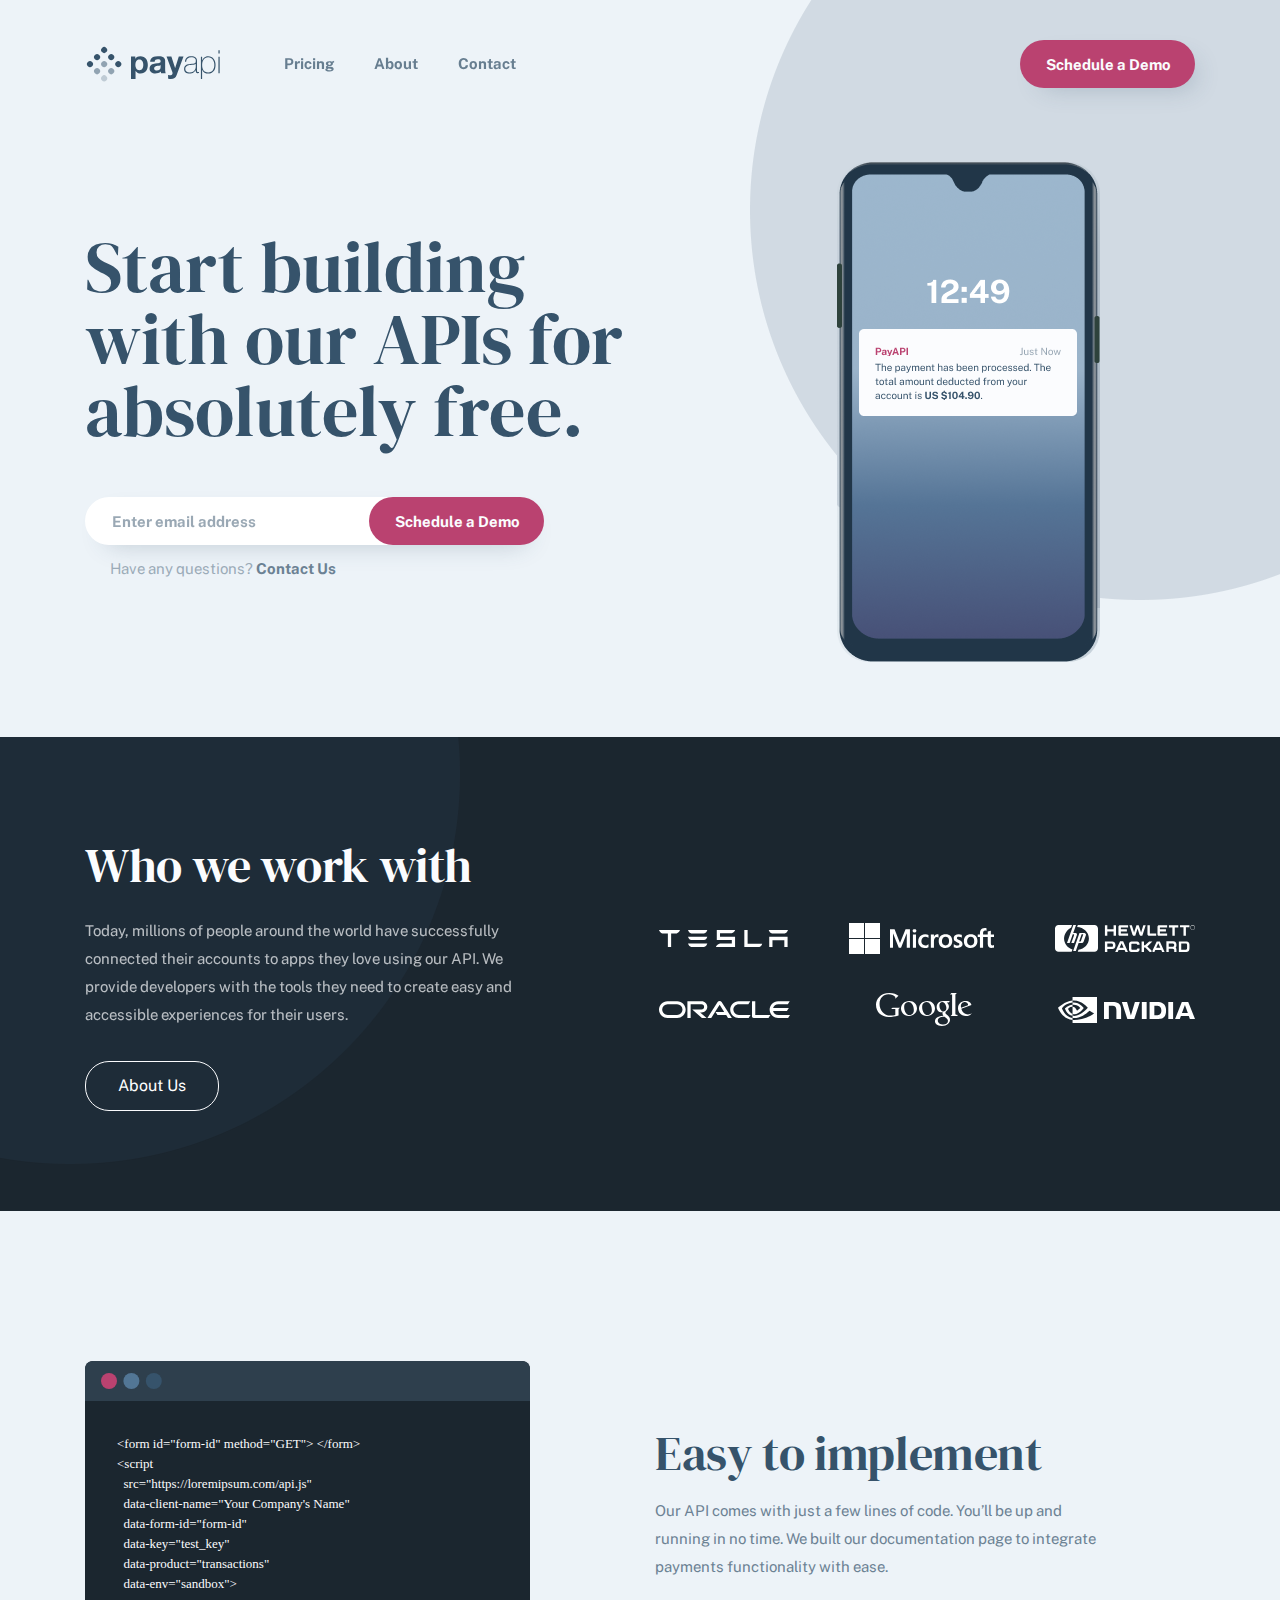
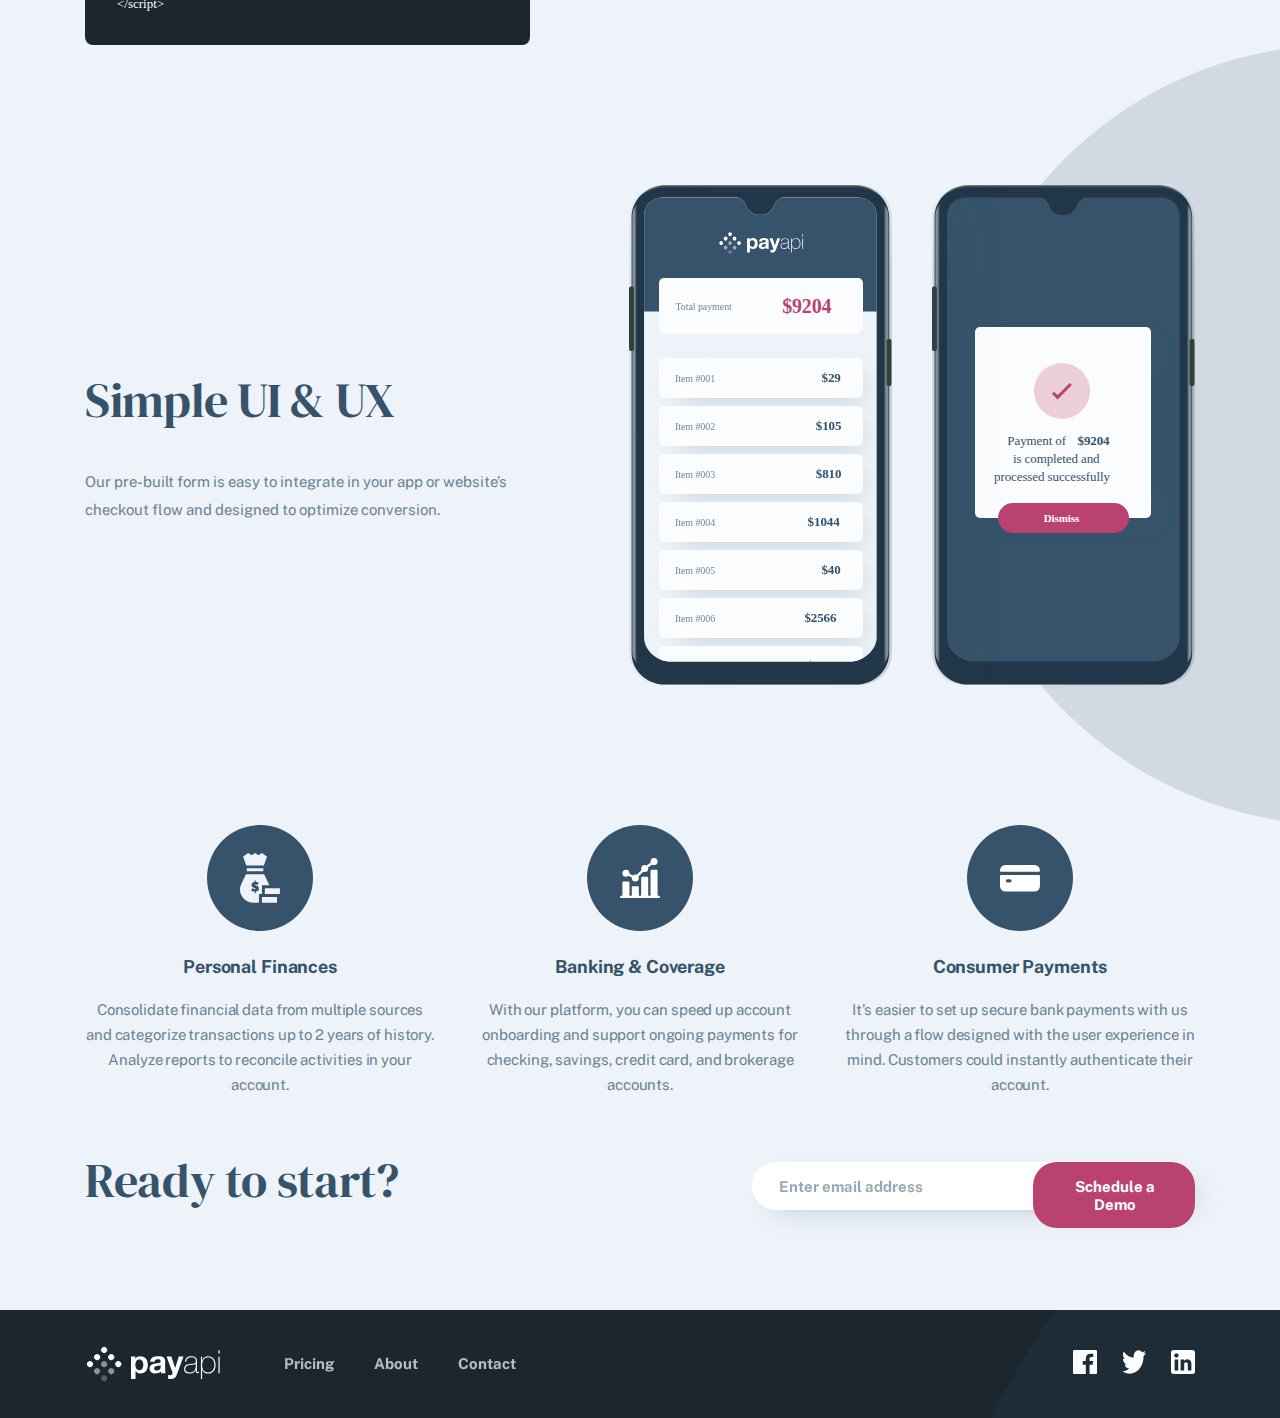
<file: index.html>
<!DOCTYPE html>
<html lang="en">
<head>
  <meta charset="UTF-8">
  <meta http-equiv="X-UA-Compatible" content="IE=edge">
  <meta name="viewport" content="width=device-width, initial-scale=1.0">
  <title>payapi</title>
  <link rel="stylesheet" href="./css/main.min.css">
  <!-- <link rel="stylesheet" href="./css/main.css"> -->
</head>
<body>
  <!-- =======================HEADER====================== -->
  <header class="header">
    <div class="header__container container">
      <div class="header__header-wrapper">
        <div class="header__header-inner">
          <a class="site-logo" href="./index.html">
            <img class="site-logo__img" src="./img/site-logo.svg" alt="site-logo" width="135" height="38">
          </a>
          <nav class="navbar">
            <ul class="navbar__list">
              <li class="navbar__item">
              <a class="navbar__link" href="./index2.html">Pricing</a>
              </li>
              <li class="navbar__item">
                <a class="navbar__link" href="./index3.html">About</a>
              </li>
              <li class="navbar__item">
                <a class="navbar__link" href="#footer">Contact</a>
              </li>
            </ul>
          </nav>
        </div>
        <button class="header-wrapper__hamburger" type="button">
          <img class="header-wrapper__img" src="./img/hamburger.svg" alt="hamburger" width="28" height="17">
        </button>
        <button class="site-btn" type="button">Schedule a Demo</button>
      </div>
    </div>
  </header>
  <!-- =======================HEADER====================== -->
  <!-- ========================MAIN======================= -->
<main>

  <section class="hero">
    <div class="hero__container container">
      <div class="hero__wrapper">
        <div class="hero__inner">
          <h1 class="hero__heading">Start building with our APIs for absolutely free.</h1>
          <form class="hero__form" action="https://echo.htmlacademy.ru" method="post"> 
              <input class="form__input" aria-label="email" type="email" name="email" placeholder="Enter email address" required>
            <button class="form__btn" type="submit">Schedule a Demo</button>
          </form>
          <p class="hero__text">Have any questions?<span class="hero__spn"> Contact Us</span></p>
        </div>
        <img class="hero__img" src="./img/hero-tel.png" alt="hero img" width="263" height="500">
      </div>
    </div>
  </section>

  <section class="about-us" id="about-us">
    <div class="about-us__container container">
      <div class="about-us__wrapper">
        <div class="about-us__inner">
          <h2 class="about-us__heading">Who we work with</h2>
          <p class="about-us__text">Today, millions of people around the world have successfully connected their accounts to apps they love using our API. We provide developers with the tools they need to create easy and accessible experiences for their users. </p>
          <a href="" class="about-us__href">About Us</a>
        </div>
        <ul class="about_us__list">
          <li class="about-us__item">
            <a class="about-us__link" href="https://www.tesla.com/">
            <img class="about-us__img tesla" src="./img/tesla.svg" alt="tesla" width="129" height="17">
          </a>
          </li>
          <li class="about-us__item">
            <a class="about-us__link" href="https://www.office.com/">
            <img class="about-us__img microsoft" src="./img/microsoft.svg" alt="microsoft" width="145" height="31">
          </a>
          </li>
          <li class="about-us__item">
            <a class="about-us__link" href="http://en.pocard.ru/">
            <img class="about-us__img pocard" src="./img/pakard.svg" alt="pecard" width="140" height="27">
          </a>
          </li>
          <li class="about-us__item">
            <a class="about-us__link" href="https://www.oracle.com/ru/index.html">
            <img class="about-us__img oracle" src="./img/oracle.svg" alt="oracle" width="131" height="17">
          </a>
          </li>
          <li class="about-us__item">
            <a class="about-us__link" href="https://www.google.ru/">
            <img class="about-us__img google" src="./img/google.svg" alt="google" width="96" height="33">
          </a>
          </li>
          <li class="about-us__item">
            <a class="about-us__link" href="https://www.nvidia.com/ru-ru/geforce/drivers/">
            <img class="about-us__img nvidia" src="./img/nvidia.svg" alt="nvidia" width="137" height="26">
          </a>
          </li>
        </ul>
      </div>
    </div>
  </section>

  <section class="middle">
    <div class="middle__container container">
      <div class="middle__wrapper">
        <img class="middle__img" src="./img/middle-img.svg" alt="middle-img" width="445" height="284">
        <div class="middle__inner">
          <h2 class="middle__heading">Easy to implement</h2>
          <p class="middle__text">Our API comes with just a few lines of code. You’ll be up and running in no time. We built our documentation page to integrate payments functionality with ease.</p>
        </div>
      </div>
    </div>
  </section>

  <section class="simple">
    <div class="simple__container container">
      <div class="simple__wrapper">
        <div class="simple__inner">
          <h2 class="simple__heading">Simple UI & UX</h2>
          <p class="simple__text">Our pre-built form is easy to integrate in your app or website’s checkout flow and designed to optimize conversion.</p>
        </div>
        <div class="simple__inner-box">
          <img class="simple__iphone" src="./img/iphone.svg" alt="iphone" width="263" height="500">
          <img class="simple__iphone" src="./img/redmi.svg" alt="redmi" width="263" height="500">
        </div>
      </div>
    </div>
  </section>

  <section class="group">
    <div class="container">
      <div class="group__wrapper">
        <ul class="group__list">
          <li class="group__item">
            <img class="group__img" src="./img/group1.svg" alt="money" width="106" height="106">
            <h3 class="group__heading">Personal Finances</h3>
            <p class="group__text">Consolidate financial data from multiple sources and categorize transactions up to 2 years of history. Analyze reports to reconcile activities in your account. </p>
          </li>
          <li class="group__item">
            <img class="group__img" src="./img/group2.svg" alt="treader" width="106" height="106">
            <h3 class="group__heading">Banking & Coverage</h3>
            <p class="group__text">With our platform, you can speed up account onboarding and support ongoing payments for checking, savings, credit card, and brokerage accounts.</p>
          </li>
          <li class="group__item">
            <img class="group__img" src="./img/group3.svg" alt="card" width="106" height="106">
            <h3 class="group__heading">Consumer Payments</h3>
            <p class="group__text">It’s easier to set up secure bank payments with us through a flow designed with the user experience in mind. Customers could instantly authenticate their account.</p>
          </li>
        </ul>
      </div>
    </div>
  </section>
  <section class="ready">
    <div class="rady__container container">
      <div class="ready__wrapper">
        <h2 class="ready__heading">Ready to start?</h2>
        <form class="hero__form form" action="https://echo.htmlacademy.ru" method="post"> 
          <input class="form__input input" aria-label="email" type="email" name="email" placeholder="Enter email address" required>
        <button class="form__btn btn" type="submit">Schedule a Demo</button>
      </form>
      </div>
    </div>
  </section>
</main>
  <!-- ========================MAIN======================= -->
  <!-- =======================FOOTER====================== -->
  <footer class="footer" id="footer">
    <div class="footer__container container">
      <div class="footer__wrapper">
        <div class="header__header-inner footer-inner">
          <a class="site-logo" href="./index.html">
            <img class="site-logo__img footer-img" src="./img/footer-logo.svg" alt="footer-logo" width="135" height="38">
          </a>
            <ul class="navbar__list footer-navbar">
              <li class="navbar__item footer-item">
              <a class="navbar__link footer-link" href="#">Pricing</a>
              </li>
              <li class="navbar__item footer__item">
                <a class="navbar__link footer-link" href="#">About</a>
              </li>
              <li class="navbar__item footer__item">
                <a class="navbar__link footer-link" href="#">Contact</a>
              </li>
            </ul>
        </div>
        <ul class="footer__list">
          <li class="footer__content">
            <a href="https://facebook.com" class="footer__href">
              <img class="footer__icons" src="./img/facebook.svg" alt="icons" width="24" height="24">
            </a>
          </li>
          <li class="footer__content">
            <a href="https://twitter.com/" class="footer__href">
              <img class="footer__icons" src="./img/twitter.svg" alt="icons" width="24" height="24">
            </a>
          </li>
          <li class="footer__content">
            <a href="https://linkidin.com/" class="footer__href">
              <img class="footer__icons" src="./img/linkidin.svg" alt="icons" width="24" height="24">
            </a>
          </li>
        </ul>
      </div>
    </div>
  </footer>
  <!-- =======================FOOTER====================== -->
</body>
</html>
</file>
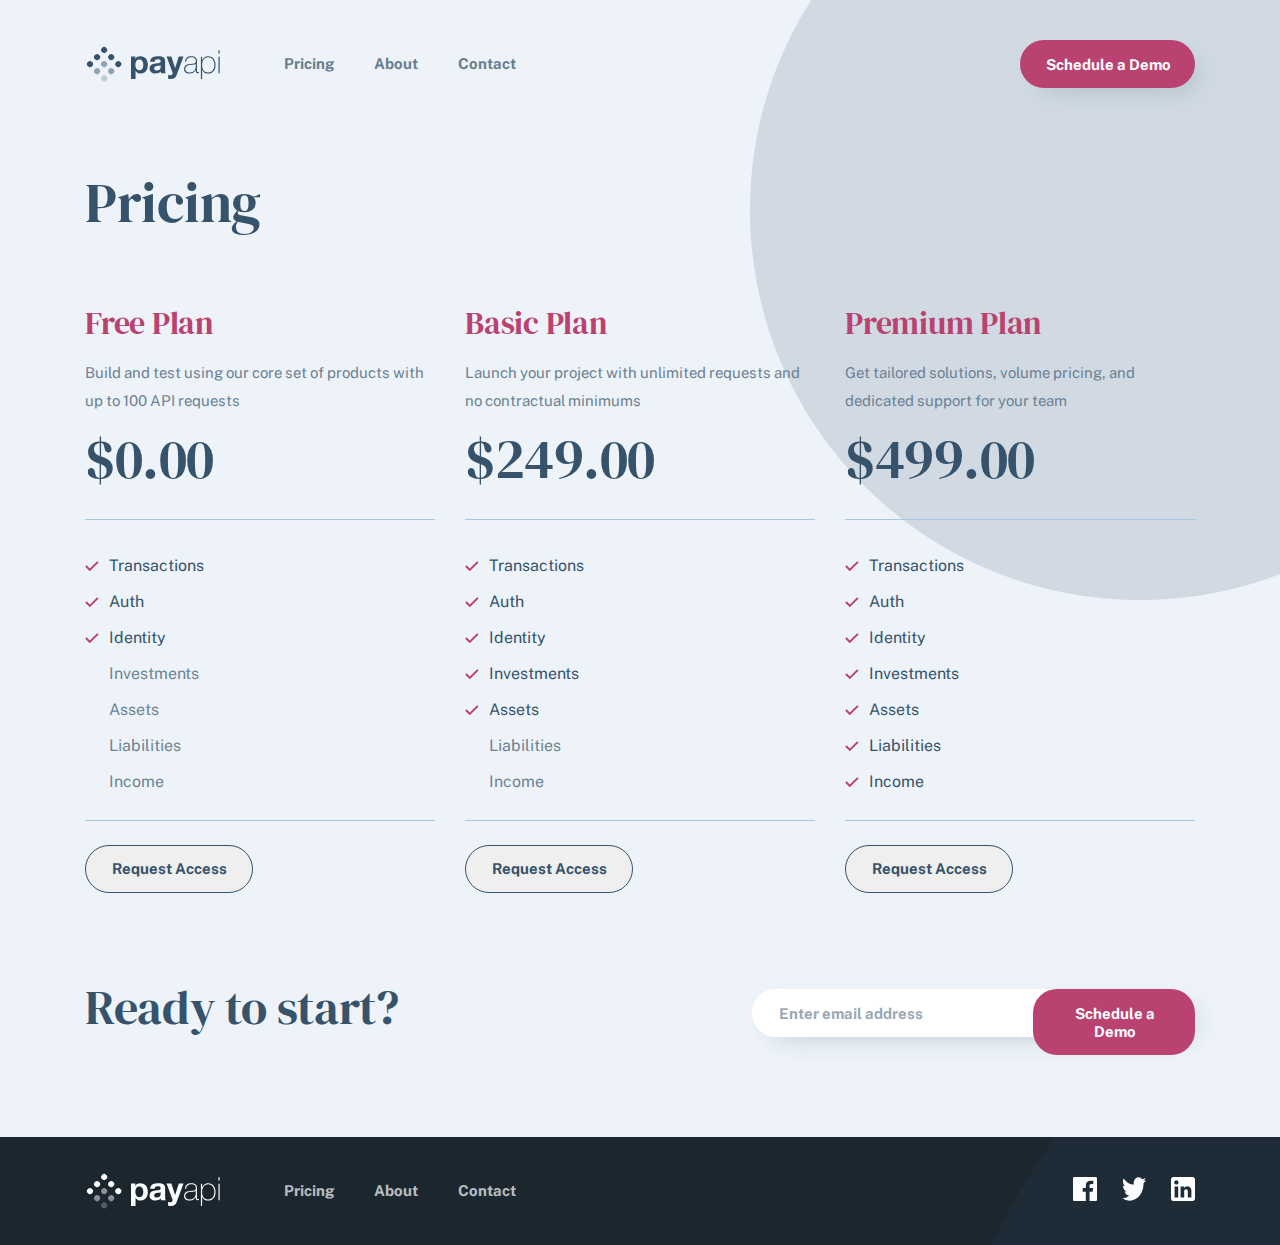
<file: index2.html>
<!DOCTYPE html>
<html lang="en">
<head>
  <meta charset="UTF-8">
  <meta http-equiv="X-UA-Compatible" content="IE=edge">
  <meta name="viewport" content="width=device-width, initial-scale=1.0">
  <title>Document</title>
  <link rel="stylesheet" href="./css/main.css">
</head>
<body>
    <!-- =======================HEADER====================== -->
    <header class="header">
      <div class="header__container container">
        <div class="header__header-wrapper">
          <div class="header__header-inner">
            <a class="site-logo" href="./index.html">
              <img class="site-logo__img" src="./img/site-logo.svg" alt="site-logo" width="135" height="38">
            </a>
            <nav class="navbar">
              <ul class="navbar__list">
                <li class="navbar__item">
                <a class="navbar__link" href="./index.html">Pricing</a>
                </li>
                <li class="navbar__item">
                  <a class="navbar__link" href="./index.html">About</a>
                </li>
                <li class="navbar__item">
                  <a class="navbar__link" href="#footer">Contact</a>
                </li>
              </ul>
            </nav>
          </div>
          <button class="header-wrapper__hamburger" type="button">
            <img class="header-wrapper__img" src="./img/hamburger.svg" alt="hamburger" width="28" height="17">
          </button>
          <button class="site-btn" type="button">Schedule a Demo</button>
        </div>
      </div>
    </header>
    <!-- =======================HEADER====================== -->
    <!-- ========================MAIN======================= -->


    <section class="pricing">
      <div class="container">
        <div class="pricing__wrappeer">
          <h2 class="pricing__heading">Pricing</h2>
          <ul class="pricing__list">
            <li class="pricing__item">
              <h3 class="list__heading">Free Plan</h3>
              <p class="pricing__text">Build and test using our core set of products with up to 100 API requests </p>
              <span class="pricing__span">$0.00</span>
            </li>
            <li class="pricing__item">
              <h3 class="list__heading">Basic Plan</h3>
              <p class="pricing__text">Launch your project with unlimited requests and no contractual minimums </p>
              <span class="pricing__span">$249.00</span>
            </li>
            <li class="pricing__item">
              <h3 class="list__heading">Premium Plan</h3>
              <p class="pricing__text">Get tailored solutions, volume pricing, and dedicated support for your team </p>
              <span class="pricing__span">$499.00</span>
            </li>
          </ul>
          <ul class="pricing__select-list">
            <li class="pricing__select-item">
              <p class="pricing__select-text">Transactions</p>
              <p class="pricing__select-text">Auth</p>
              <p class="pricing__select-text ">Identity</p>
              <p class="pricing__select-text no-select">Investments</p>
              <p class="pricing__select-text no-select">Assets</p>
              <p class="pricing__select-text no-select">Liabilities</p>
              <p class="pricing__select-text no-select">Income</p>
            </li>
            <li class="pricing__select-item">
              <p class="pricing__select-text">Transactions</p>
              <p class="pricing__select-text">Auth</p>
              <p class="pricing__select-text">Identity</p>
              <p class="pricing__select-text">Investments</p>
              <p class="pricing__select-text">Assets</p>
              <p class="pricing__select-text no-select">Liabilities</p>
              <p class="pricing__select-text no-select">Income</p>
            </li>
            <li class="pricing__select-item">
              <p class="pricing__select-text">Transactions</p>
              <p class="pricing__select-text">Auth</p>
              <p class="pricing__select-text">Identity</p>
              <p class="pricing__select-text">Investments</p>
              <p class="pricing__select-text">Assets</p>
              <p class="pricing__select-text">Liabilities</p>
              <p class="pricing__select-text">Income</p>
            </li>
          </ul>
          <ul class="pricing__button-list">
            <li class="button-list__item">
              <button class="button-list__button" type="button">Request Access</button>
            </li>
            <li class="button-list__item">
              <button class="button-list__button" type="button">Request Access</button>
            </li>
            <li class="button-list__item">
              <button class="button-list__button" type="button">Request Access</button>
            </li>
          </ul>
        </div>
      </div>
    </section>


    <section class="ready">
      <div class="rady__container container">
        <div class="ready__wrapper">
          <h2 class="ready__heading">Ready to start?</h2>
          <form class="hero__form form" action="https://echo.htmlacademy.ru" method="post"> 
            <input class="form__input input" aria-label="email" type="email" name="email" placeholder="Enter email address" required>
          <button class="form__btn btn" type="submit">Schedule a Demo</button>
        </form>
        </div>
      </div>
    </section>
    <!-- ========================MAIN======================= -->
    <!-- =======================FOOTER====================== -->
  <footer class="footer" id="footer">
    <div class="footer__container container">
      <div class="footer__wrapper">
        <div class="header__header-inner footer-inner">
          <a class="site-logo" href="./index.html">
            <img class="site-logo__img footer-img" src="./img/footer-logo.svg" alt="footer-logo" width="135" height="38">
          </a>
            <ul class="navbar__list footer-navbar">
              <li class="navbar__item footer-item">
              <a class="navbar__link footer-link" href="#">Pricing</a>
              </li>
              <li class="navbar__item footer__item">
                <a class="navbar__link footer-link" href="#">About</a>
              </li>
              <li class="navbar__item footer__item">
                <a class="navbar__link footer-link" href="#">Contact</a>
              </li>
            </ul>
        </div>
        <ul class="footer__list">
          <li class="footer__content">
            <a href="https://facebook.com" class="footer__href">
              <img class="footer__icons" src="./img/facebook.svg" alt="icons" width="24" height="24">
            </a>
          </li>
          <li class="footer__content">
            <a href="https://twitter.com/" class="footer__href">
              <img class="footer__icons" src="./img/twitter.svg" alt="icons" width="24" height="24">
            </a>
          </li>
          <li class="footer__content">
            <a href="https://linkidin.com/" class="footer__href">
              <img class="footer__icons" src="./img/linkidin.svg" alt="icons" width="24" height="24">
            </a>
          </li>
        </ul>
      </div>
    </div>
  </footer>
  <!-- =======================FOOTER====================== -->
</body>
</html>
</file>
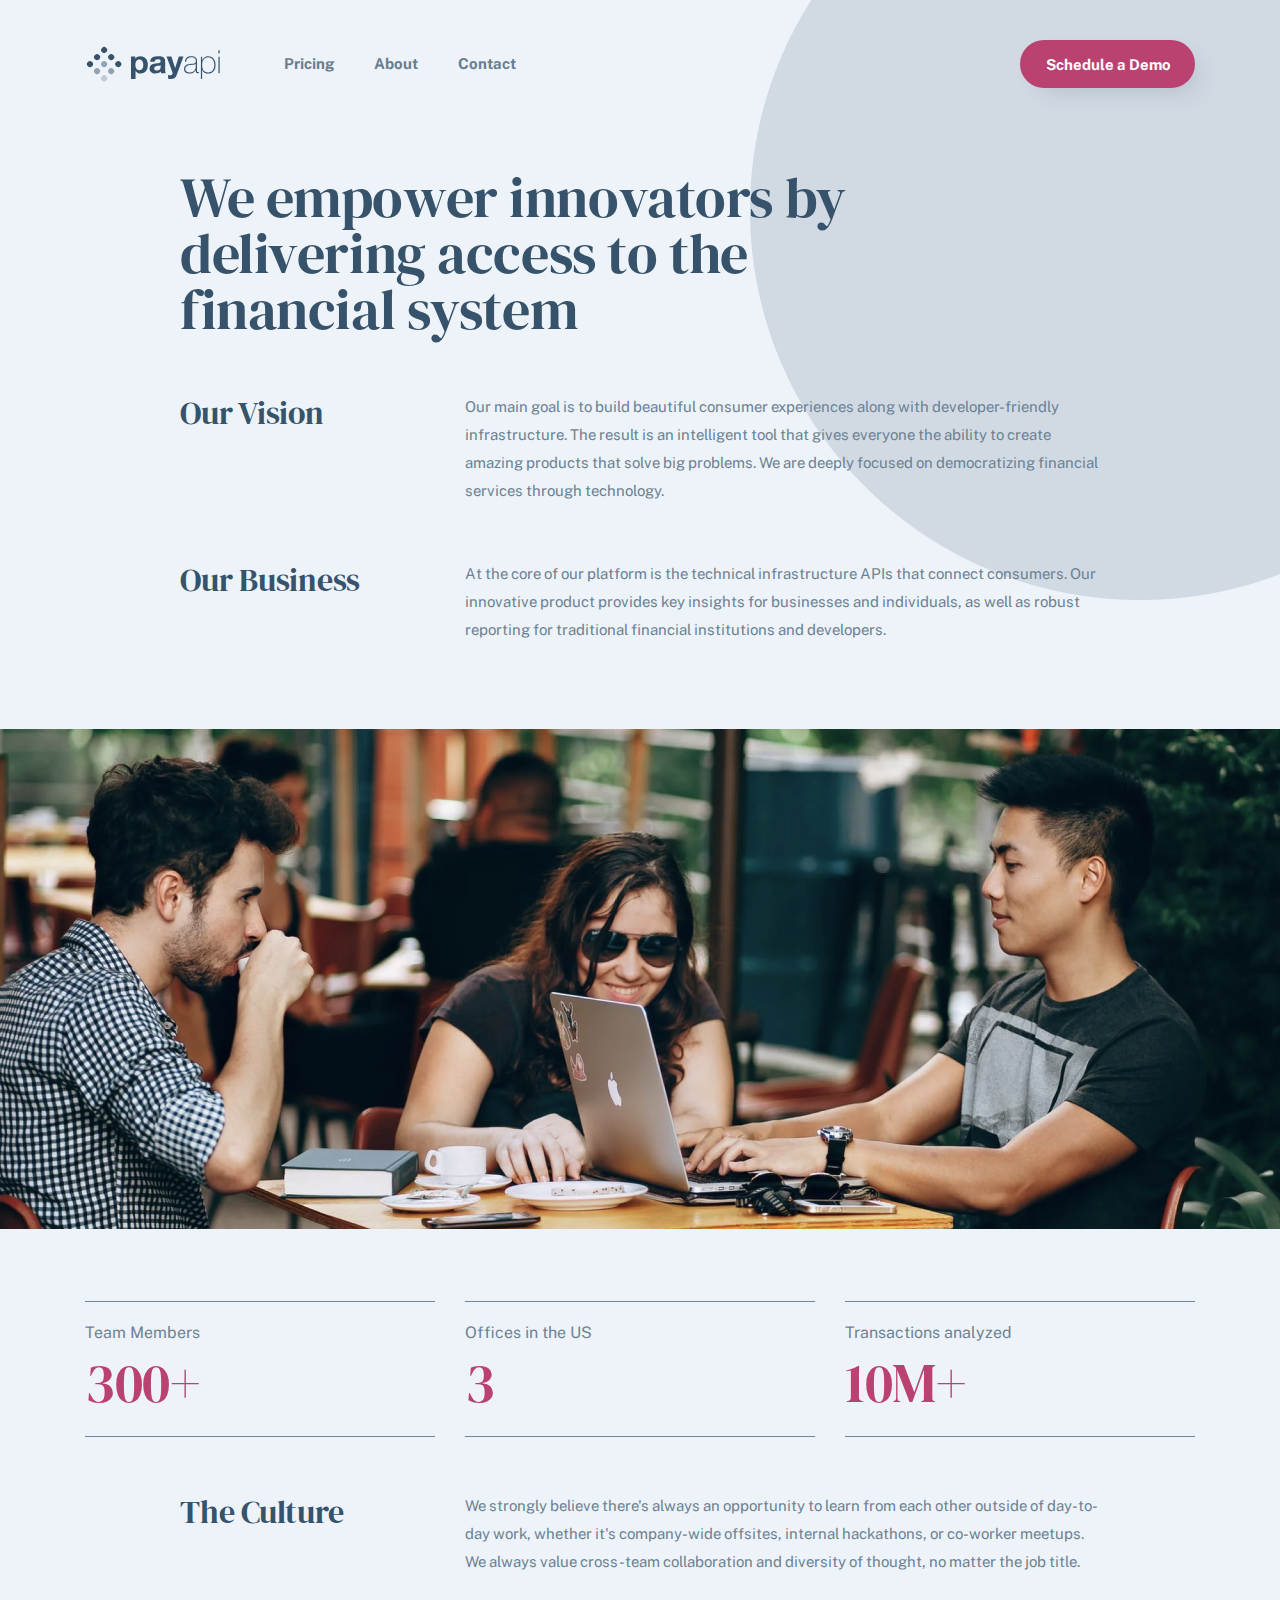
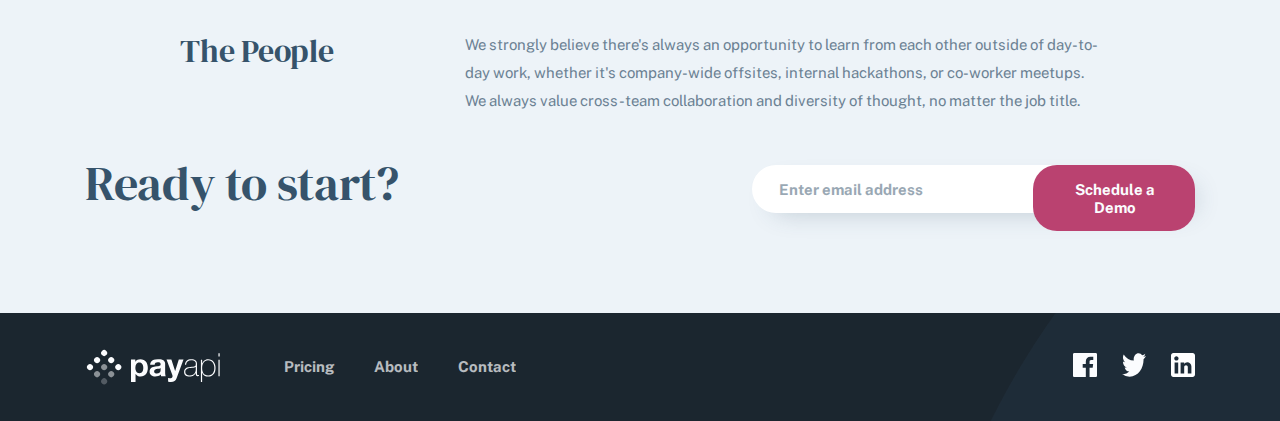
<file: index3.html>
<!DOCTYPE html>
<html lang="en">
<head>
  <meta charset="UTF-8">
  <meta http-equiv="X-UA-Compatible" content="IE=edge">
  <meta name="viewport" content="width=device-width, initial-scale=1.0">
  <title>Document</title>
  <link rel="stylesheet" href="./css/main.css">
</head>
<body>
      <!-- =======================HEADER====================== -->
      <header class="header">
        <div class="header__container container">
          <div class="header__header-wrapper">
            <div class="header__header-inner">
              <a class="site-logo" href="./index.html">
                <img class="site-logo__img" src="./img/site-logo.svg" alt="site-logo" width="135" height="38">
              </a>
              <nav class="navbar">
                <ul class="navbar__list">
                  <li class="navbar__item">
                  <a class="navbar__link" href="./index2.html">Pricing</a>
                  </li>
                  <li class="navbar__item">
                    <a class="navbar__link" href="./index.html">About</a>
                  </li>
                  <li class="navbar__item">
                    <a class="navbar__link" href="#footer">Contact</a>
                  </li>
                </ul>
              </nav>
            </div>
            <button class="header-wrapper__hamburger" type="button">
              <img class="header-wrapper__img" src="./img/hamburger.svg" alt="hamburger" width="28" height="17">
            </button>
            <button class="site-btn" type="button">Schedule a Demo</button>
          </div>
        </div>
      </header>
      <!-- =======================HEADER====================== -->
      <!-- ========================MAIN======================= -->
      <section class="busines">
        <div class="container">
          <div class="busines-wrapper">
            <h2 class="busines__heading">We empower innovators
              by delivering access to the financial system</h2>
            <div class="busines__inner">
              <h4 class="inner__heading">Our Vision</h4>
              <p class="inner__text">Our main goal is to build beautiful consumer experiences along with developer-friendly infrastructure. The result is an intelligent tool that gives everyone the ability to create amazing products that solve big problems. We are deeply focused on democratizing financial services through technology. </p>
            </div>
            <div class="busines__inner">
              <h4 class="inner__heading">Our Business</h4>
              <p class="inner__text">At the core of our platform is the technical infrastructure APIs that connect consumers. Our innovative product provides key insights for businesses and individuals, as well as robust reporting for traditional financial institutions and developers. </p>
            </div>
          </div>
        </div>
      </section>
      <section class="picture"></section>
      <section class="office">
        <div class="container">
          <div class="office__wrapper">
            <ul class="office__list">
              <li class="office__item">
                <p class="office__text">Team Members</p>
                <span class="office__spn">300+</span>
              </li>
              <li class="office__item">
                <p class="office__text">Offices in the US</p>
                <span class="office__spn">3</span>
              </li>
              <li class="office__item">
                <p class="office__text">Transactions analyzed</p>
                <span class="office__spn">10M+</span>
              </li>
            </ul>
            <div class="busines-wrapper">
              <div class="busines__inner">
                <h4 class="inner__heading">The Culture</h4>
                <p class="inner__text">We strongly believe there's always an opportunity to learn from each other outside of day-to-day work, whether it's company-wide offsites, internal hackathons, or co-worker meetups. We always value cross-team collaboration and diversity of thought, no matter the job title. </p>
              </div>
              <div class="busines__inner">
                <h4 class="inner__heading">The People</h4>
                <p class="inner__text">We strongly believe there's always an opportunity to learn from each other outside of day-to-day work, whether it's company-wide offsites, internal hackathons, or co-worker meetups. We always value cross-team collaboration and diversity of thought, no matter the job title.</p>
              </div>
            </div>
          </div>
        </div>
      </section>
  
  







      <section class="ready">
        <div class="rady__container container">
          <div class="ready__wrapper">
            <h2 class="ready__heading">Ready to start?</h2>
            <form class="hero__form form" action="https://echo.htmlacademy.ru" method="post"> 
              <input class="form__input input" aria-label="email" type="email" name="email" placeholder="Enter email address" required>
            <button class="form__btn btn" type="submit">Schedule a Demo</button>
          </form>
          </div>
        </div>
      </section>
      <!-- ========================MAIN======================= -->
      <!-- =======================FOOTER====================== -->
    <footer class="footer" id="footer">
      <div class="footer__container container">
        <div class="footer__wrapper">
          <div class="header__header-inner footer-inner">
            <a class="site-logo" href="./index.html">
              <img class="site-logo__img footer-img" src="./img/footer-logo.svg" alt="footer-logo" width="135" height="38">
            </a>
              <ul class="navbar__list footer-navbar">
                <li class="navbar__item footer-item">
                <a class="navbar__link footer-link" href="#">Pricing</a>
                </li>
                <li class="navbar__item footer__item">
                  <a class="navbar__link footer-link" href="#">About</a>
                </li>
                <li class="navbar__item footer__item">
                  <a class="navbar__link footer-link" href="#">Contact</a>
                </li>
              </ul>
          </div>
          <ul class="footer__list">
            <li class="footer__content">
              <a href="https://facebook.com" class="footer__href">
                <img class="footer__icons" src="./img/facebook.svg" alt="icons" width="24" height="24">
              </a>
            </li>
            <li class="footer__content">
              <a href="https://twitter.com/" class="footer__href">
                <img class="footer__icons" src="./img/twitter.svg" alt="icons" width="24" height="24">
              </a>
            </li>
            <li class="footer__content">
              <a href="https://linkidin.com/" class="footer__href">
                <img class="footer__icons" src="./img/linkidin.svg" alt="icons" width="24" height="24">
              </a>
            </li>
          </ul>
        </div>
      </div>
    </footer>
    <!-- =======================FOOTER====================== -->
</body>
</html>
</file>
<file: css/main.min.css>
/*! normalize.css v8.0.1 | MIT License | github.com/necolas/normalize.css */html{line-height:1.15;-webkit-text-size-adjust:100%}body{margin:0}main{display:block}h1{font-size:2em;margin:0.67em 0}hr{-webkit-box-sizing:content-box;box-sizing:content-box;height:0;overflow:visible}pre{font-family:monospace, monospace;font-size:1em}a{background-color:transparent}abbr[title]{border-bottom:none;text-decoration:underline;-webkit-text-decoration:underline dotted;text-decoration:underline dotted}b,strong{font-weight:bolder}code,kbd,samp{font-family:monospace, monospace;font-size:1em}small{font-size:80%}sub,sup{font-size:75%;line-height:0;position:relative;vertical-align:baseline}sub{bottom:-0.25em}sup{top:-0.5em}img{border-style:none}button,input,optgroup,select,textarea{font-family:inherit;font-size:100%;line-height:1.15;margin:0}button,input{overflow:visible}button,select{text-transform:none}button,[type="button"],[type="reset"],[type="submit"]{-webkit-appearance:button}button::-moz-focus-inner,[type="button"]::-moz-focus-inner,[type="reset"]::-moz-focus-inner,[type="submit"]::-moz-focus-inner{border-style:none;padding:0}button:-moz-focusring,[type="button"]:-moz-focusring,[type="reset"]:-moz-focusring,[type="submit"]:-moz-focusring{outline:1px dotted ButtonText}fieldset{padding:0.35em 0.75em 0.625em}legend{-webkit-box-sizing:border-box;box-sizing:border-box;color:inherit;display:table;max-width:100%;padding:0;white-space:normal}progress{vertical-align:baseline}textarea{overflow:auto}[type="checkbox"],[type="radio"]{-webkit-box-sizing:border-box;box-sizing:border-box;padding:0}[type="number"]::-webkit-inner-spin-button,[type="number"]::-webkit-outer-spin-button{height:auto}[type="search"]{-webkit-appearance:textfield;outline-offset:-2px}[type="search"]::-webkit-search-decoration{-webkit-appearance:none}::-webkit-file-upload-button{-webkit-appearance:button;font:inherit}details{display:block}summary{display:list-item}template{display:none}[hidden]{display:none}@font-face{font-family:"Public Sans";font-style:normal;font-weight:400;font-display:swap;src:url("../fonts/public-sans-v11-latin-regular.woff2") format("woff2"),url("../fonts/public-sans-v11-latin-regular.woff") format("woff")}@font-face{font-family:"Public Sans";font-style:normal;font-weight:700;font-display:swap;src:url("../fonts/public-sans-v11-latin-700.woff2") format("woff2"),url("../fonts/public-sans-v11-latin-700.woff") format("woff")}@font-face{font-family:"DM Serif Display";font-style:normal;font-weight:400;src:url("../fonts/dm-serif-display-v9-latin-regular.woff2") format("woff2"),url("../fonts/dm-serif-display-v9-latin-regular.woff") format("woff")}html{-webkit-box-sizing:border-box;box-sizing:border-box;height:100%;scroll-behavior:smooth}*,*::before,*::after{-webkit-box-sizing:inherit;box-sizing:inherit}body{display:-webkit-box;display:-ms-flexbox;display:flex;-webkit-box-orient:vertical;-webkit-box-direction:normal;-ms-flex-direction:column;flex-direction:column;height:100%;padding:0;margin:0;font-family:"Public Sans", sans-serif}a{display:inline-block}img{max-width:100%;height:auto}body{background-color:#EDF3F8;background-image:url("../img/body-back.png");background-repeat:no-repeat;background-position-x:calc(50% + 500px);background-position-y:-180px;background-size:780px 780px}@media only screen and (max-width: 820px){body{background-position-x:calc(50%);background-position-y:calc(50% - 440px);background-size:948px 948px}}@media only screen and (max-width: 750px){body{background-position-x:calc(50%);background-position-y:calc(50% - 440px);background-size:780px 780px}}.container{max-width:1150px;padding-left:20px;padding-right:20px;margin-left:auto;margin-right:auto}.header{padding-top:40px}.header__header-wrapper{display:-webkit-box;display:-ms-flexbox;display:flex;-webkit-box-pack:justify;-ms-flex-pack:justify;justify-content:space-between;-webkit-box-align:center;-ms-flex-align:center;align-items:center}.header__header-inner{width:431px;display:-webkit-box;display:-ms-flexbox;display:flex;-webkit-box-pack:justify;-ms-flex-pack:justify;justify-content:space-between;-webkit-box-align:center;-ms-flex-align:center;align-items:center}@media only screen and (max-width: 665px){.header__header-inner{width:400px}}@media only screen and (max-width: 625px){.header__header-inner{width:380px}}@media only screen and (max-width: 590px){.header__header-inner{width:357px}}@media only screen and (max-width: 551px){.header__header-inner{width:200px}}.site-logo{text-decoration:none}.site-logo__img{width:135px;height:38px;display:block}.navbar__list{width:232px;margin:0;padding:0;display:-webkit-box;display:-ms-flexbox;display:flex;-webkit-box-pack:justify;-ms-flex-pack:justify;justify-content:space-between;-webkit-box-align:center;-ms-flex-align:center;align-items:center;list-style-type:none}.navbar__link{font-weight:700;font-size:15px;line-height:18px;color:#3b576e;mix-blend-mode:normal;opacity:0.75;text-decoration:none}.navbar__link:hover{color:#374e61;opacity:0.75}.navbar__link:active{color:#324350}@media only screen and (max-width: 665px){.navbar__list{width:200px}}@media only screen and (max-width: 590px){.navbar__list{width:190px}}@media only screen and (max-width: 551px){.navbar__list{display:none}}.site-btn{padding:16px 24px 14px 26px;background-color:#ba4270;-webkit-box-shadow:10px 10px 25px -10px rgba(54,83,107,0.25);box-shadow:10px 10px 25px -10px rgba(54,83,107,0.25);font-weight:700;font-size:15px;line-height:18px;color:#FBFCFE;border-radius:24px;border:none;cursor:pointer}.site-btn:hover{background-color:#ba4270;opacity:0.75}.site-btn:active{background-color:#da6d97}@media only screen and (max-width: 705px){.site-btn{font-size:13px;padding:14px 22px 12px 24px}}@media only screen and (max-width: 665px){.site-btn{font-size:11px;padding:12px 20px 10px 22px}}@media only screen and (max-width: 590px){.site-btn{padding:9px 14px 8px 14px}}@media only screen and (max-width: 551px){.site-btn{display:none}}.header-wrapper__img{width:28px;height:17px}.header-wrapper__hamburger{border:none;display:none;background-color:transparent}@media only screen and (max-width: 551px){.header-wrapper__hamburger{display:block}}.hero__wrapper{padding-top:74px;max-width:1015px;display:-webkit-box;display:-ms-flexbox;display:flex;-webkit-box-align:center;-ms-flex-align:center;align-items:center;-webkit-box-pack:justify;-ms-flex-pack:justify;justify-content:space-between;padding-bottom:75px}.hero__heading{max-width:546px;font-family:'DM Serif Display';font-style:normal;font-weight:400;font-size:72px;line-height:72px;color:#36536B;margin:0;padding:0}.hero__img{display:block;width:263px;height:500px;border-radius:32px}.hero__text{font-weight:400;font-size:15px;line-height:18px;color:#9cacb9;margin-left:25px}.hero__spn{font-weight:700;color:#6c8294}@media only screen and (max-width: 950px){.hero__heading{font-size:58px;line-height:66px}}@media only screen and (max-width: 860px){.hero__heading{max-width:420px;font-size:55px}}@media only screen and (max-width: 800px){.hero__img{width:230px;height:440px}}@media only screen and (max-width: 775px){.hero__wrapper{-webkit-box-orient:vertical;-webkit-box-direction:reverse;-ms-flex-direction:column-reverse;flex-direction:column-reverse}.hero__heading{padding-top:48px;max-width:573px;font-weight:400;font-size:48px;line-height:56px;text-align:center;letter-spacing:-0.369231px;color:#36536B}.hero__img{width:156px;height:300px;border-radius:20px}.hero__inner{display:-webkit-box;display:-ms-flexbox;display:flex;-webkit-box-orient:vertical;-webkit-box-direction:normal;-ms-flex-direction:column;flex-direction:column;-webkit-box-align:center;-ms-flex-align:center;align-items:center}}@media only screen and (max-width: 590px){.hero__heading{max-width:450px;font-size:40px}.hero__img{width:140px;height:270px;border-radius:19px}}@media only screen and (max-width: 460px){.hero__heading{max-width:327px;font-size:32px;line-height:36px}.hero__img{width:140px;height:270px;border-radius:19px}.hero__text{margin-top:88px;margin-left:0}}@media only screen and (max-width: 400px){.hero__wrapper{padding-top:50px}.hero__img{width:125px;height:240px;border-radius:18px}.hero__heading{max-width:280px;font-size:28px;line-height:34px}}.hero__form{margin-top:50px;position:relative}.form__input{font-style:normal;font-weight:700;font-size:15px;line-height:18px;padding:16px 240px 14px 27px;background-color:#ffffff;-webkit-box-shadow:10px 10px 25px -10px rgba(54,83,107,0.25);box-shadow:10px 10px 25px -10px rgba(54,83,107,0.25);border-radius:24px;border:none;outline:none}.form__input::-webkit-input-placeholder{color:#36536B;opacity:0.5}.form__input:-ms-input-placeholder{color:#36536B;opacity:0.5}.form__input::-ms-input-placeholder{color:#36536B;opacity:0.5}.form__input::placeholder{color:#36536B;opacity:0.5}.form__btn{position:absolute;left:284px;font-style:normal;font-weight:700;font-size:15px;line-height:18px;color:#FBFCFE;background-color:#BA4270;padding:16px 24px 14px 26px;border-radius:24px;border:none;cursor:pointer}.form__btn:hover{background-color:#ba4270;opacity:0.75}.form__btn:active{background-color:#da6d97}@media only screen and (max-width: 860px){.form__input{padding:16px 243px 14px 27px}}@media only screen and (max-width: 800px){.form__btn{left:202px}.form__input{padding:16px 160px 14px 27px}}@media only screen and (max-width: 775px){.form__btn{left:201px}}@media only screen and (max-width: 590px){.hero__form{margin-top:30px}}@media only screen and (max-width: 460px){.form__input{display:block}.form__btn{left:0;top:64px;padding:15px 134px 15px 116px}}@media only screen and (max-width: 400px){.form__input{padding:14px 90px 14px 27px}.form__btn{left:0;right:0;top:64px;padding:14px 70px 14px 70px}}.about-us{background-color:#1b262f;background-image:url("../img/body-back.png");background-repeat:no-repeat;background-size:780px 780px;background-position-x:calc(50% - 570px);background-position-y:calc(50% - 200px)}.about-us__wrapper{display:-webkit-box;display:-ms-flexbox;display:flex;-webkit-box-pack:justify;-ms-flex-pack:justify;justify-content:space-between;-webkit-box-align:center;-ms-flex-align:center;align-items:center;padding-top:100px;padding-bottom:100px}.about_us__list{width:536px;display:-webkit-box;display:-ms-flexbox;display:flex;-webkit-box-align:center;-ms-flex-align:center;align-items:center;-webkit-box-pack:justify;-ms-flex-pack:justify;justify-content:space-between;-ms-flex-wrap:wrap;flex-wrap:wrap;list-style-type:none;margin:0;padding:0;margin-top:-30px}.about-us__item{margin-top:35px}.about-us__href{border:1px solid #FBFCFE;border-radius:24px;text-decoration:none;color:#fff;padding:15px 32px 15px 32px}.about-us__href:hover{color:#000;background-color:#fff}.about-us__inner{max-width:445px}.about-us__heading{font-family:'DM Serif Display';font-style:normal;font-weight:400;font-size:48px;line-height:56px;letter-spacing:-0.369231px;color:#FBFCFE;margin:0;padding:0}.about-us__text{font-style:normal;font-weight:400;font-size:15px;line-height:28px;color:#FBFCFE;mix-blend-mode:normal;opacity:0.7;margin:0;padding:0;margin-top:24px;margin-bottom:32px}.tesla{width:129px;height:17px}.microsoft{width:145px;height:31px}.pocard{width:140px;height:27px}.oracle{width:131px;height:17px}.google{width:96px;height:33px}.nvidia{width:137px;height:26px}@media only screen and (max-width: 1045px){.about-us__heading{font-size:48px;line-height:50px}.about-us__text{width:375px}.about_us__list{width:490px}}@media only screen and (max-width: 960px){.about_us__list{width:390px;padding-right:50px}.about-us__item{margin-bottom:30px}}@media only screen and (max-width: 960px){.about-us{background-position-x:calc(50%);background-position-y:calc(50% - 300px);background-size:cover}}@media only screen and (max-width: 850px){.about_us__list{width:365px;padding-right:25px}}@media only screen and (max-width: 835px){.about-us__wrapper{-webkit-box-orient:vertical;-webkit-box-direction:reverse;-ms-flex-direction:column-reverse;flex-direction:column-reverse;padding-bottom:88px;padding-top:88px}.about_us__list{width:536px;padding:0}.about-us__inner{margin-top:64px;text-align:center}.about-us__item{margin-bottom:16px}}@media only screen and (max-width: 736px){.about_us__list{width:536px}.about-us__heading{font-size:48px;line-height:56px}.about-us__text{font-size:15px;line-height:28px}}@media only screen and (max-width: 600px){.about_us__list{width:500px}.about-us__item{margin-bottom:0}.about-us__inner{margin-top:40px}}@media only screen and (max-width: 550px){.about-us__heading{font-size:42px;line-height:35px}.about_us__list{width:350px}.about-us__text{width:327px;width:327px;margin:0;padding:0;margin-top:16px;margin-left:auto;margin-right:auto;margin-bottom:15px}}@media only screen and (max-width: 410px){.about_us__list{width:280px;padding-left:10px;padding-right:10px}.tesla{width:107px;height:15px}.microsoft{width:120px;height:26px}.pocard{width:115px;height:22px}.oracle{width:108px;height:14px}.google{width:79px;height:27px}.nvidia{width:113px;height:22px}.about-us__heading{font-size:32px;line-height:36px}.about-us__text{font-size:15px;line-height:28px;padding-left:7px;padding-right:7px}}.middle__wrapper{max-width:1015px;padding-top:150px;display:-webkit-box;display:-ms-flexbox;display:flex;-webkit-box-pack:justify;-ms-flex-pack:justify;justify-content:space-between;-webkit-box-align:center;-ms-flex-align:center;align-items:center}.middle__img{width:445px;height:284px;border-radius:5px}.middle__inner{width:445px}.middle__heading{font-family:'DM Serif Display';font-style:normal;font-weight:400;font-size:48px;line-height:56px;letter-spacing:-0.369231px;color:#36536B;margin:0;padding:0;margin-bottom:16px}.middle__text{font-style:normal;font-weight:400;font-size:15px;line-height:28px;color:#6C8294;margin:0;padding:0;margin-top:16px}@media only screen and (max-width: 1000px){.middle__img{width:400px;height:255px}.middle__inner{width:400px}}@media only screen and (max-width: 873px){.middle__img{width:350px;height:220px}.middle__inner{width:387px}}@media only screen and (max-width: 835px){.middle__wrapper{-webkit-box-orient:vertical;-webkit-box-direction:normal;-ms-flex-direction:column;flex-direction:column;text-align:center;margin:0}.middle__img{width:392px;height:250px}.middle__inner{width:573px}.middle__heading{margin-top:48px}}@media only screen and (max-width: 600px){.middle__wrapper{-webkit-box-orient:vertical;-webkit-box-direction:normal;-ms-flex-direction:column;flex-direction:column;text-align:center;margin-top:0}.middle__img{width:350px;height:226px}.middle__inner{width:293px}.middle__heading{max-width:400px;margin-top:40px;font-size:46px;line-height:40px}.middle__text{max-width:400px;margin-left:auto;margin-right:auto}}@media only screen and (max-width: 437px){.container{padding-left:10px;padding-right:10px}.middle__img{width:328px;height:209px}.middle__heading{max-width:400px;margin-top:40px;font-size:35px;line-height:36px}.middle__text{width:302px;line-height:28px;font-size:15px}}.simple{background-image:url("../img/body-back.png");background-repeat:no-repeat;background-size:780px 780px;background-position-x:calc(50% + 700px);background-position-y:calc(50%)}.simple__wrapper{display:-webkit-box;display:-ms-flexbox;display:flex;-webkit-box-align:center;-ms-flex-align:center;align-items:center;-webkit-box-pack:justify;-ms-flex-pack:justify;justify-content:space-between;padding-top:140px;padding-bottom:140px}.simple__iphone{width:263px;height:500px;border-radius:32px}.simple__inner{max-width:445px}.simple__inner-box{width:566px;display:-webkit-box;display:-ms-flexbox;display:flex;-webkit-box-pack:justify;-ms-flex-pack:justify;justify-content:space-between;-webkit-box-align:center;-ms-flex-align:center;align-items:center}.simple__heading{font-family:'DM Serif Display';font-style:normal;font-weight:400;font-size:48px;line-height:56px;letter-spacing:-0.369231px;color:#36536B}.simple__text{font-style:normal;font-weight:400;font-size:15px;line-height:28px;color:#6C8294}@media only screen and (max-width: 1048px){.simple__wrapper{-webkit-box-orient:vertical;-webkit-box-direction:reverse;-ms-flex-direction:column-reverse;flex-direction:column-reverse}.simple{background-image:none}.simple__inner{text-align:center}.simple__text{max-width:600px;text-align:center}.simple__inner-box{width:600px}.simple__inner{margin-top:60px}.simple__wrapper{padding-bottom:80px}}@media only screen and (max-width: 795px){.simple__wrapper{padding-top:50px}}@media only screen and (max-width: 754px){.simple__inner-box{width:540px}.simple__wrapper{padding-bottom:80px}}@media only screen and (max-width: 643px){.simple__inner-box{width:360px}.simple__iphone{width:168px;height:300px;border-radius:20px}}@media only screen and (max-width: 430px){.simple__heading{font-size:36px;line-height:36px}.simple__iphone{width:135px;height:256px;border-radius:19px}.simple__inner-box{width:290px}.simple__inner{margin-top:38px}}.group__list{max-width:1110px;display:-webkit-box;display:-ms-flexbox;display:flex;-webkit-box-pack:justify;-ms-flex-pack:justify;justify-content:space-between;-webkit-box-align:center;-ms-flex-align:center;align-items:center;list-style-type:none;text-align:center;margin:0;padding:0}.group__item{width:350px}.group__img{width:106px;height:106px}.group__heading{font-style:normal;font-weight:700;font-size:18px;line-height:25px;text-align:center;letter-spacing:-0.138462px;color:#36536B}.group__text{font-style:normal;font-weight:400;font-size:15px;line-height:25px;text-align:center;letter-spacing:-0.115385px;color:#6C8294}@media only screen and (max-width: 1140px){.group__list{max-width:1000px;margin-left:auto;margin-right:auto}.group__item{width:300px}}@media only screen and (max-width: 990px){.group__list{max-width:900px;margin-left:auto;margin-right:auto}.group__item{width:270px}}@media only screen and (max-width: 850px){.group__list{max-width:700px}.group__item{width:203px}}@media only screen and (max-width: 768px){.group__list{max-width:689px}.group__item{width:191px}.group__img{width:88px;height:88px}}@media only screen and (max-width: 680px){.group__list{width:330px;-webkit-box-orient:vertical;-webkit-box-direction:normal;-ms-flex-direction:column;flex-direction:column}.group__item{width:305px;margin-top:48px}.group__img{width:106px;height:106px}}.ready__heading{font-family:'DM Serif Display';font-style:normal;font-weight:400;font-size:48px;line-height:56px;letter-spacing:-0.369231px;color:#36536B;margin-bottom:0}.ready__wrapper{display:-webkit-box;display:-ms-flexbox;display:flex;-webkit-box-pack:justify;-ms-flex-pack:justify;justify-content:space-between}.btn{left:281px}@media only screen and (max-width: 861px){.btn{left:284px}}@media only screen and (max-width: 836px){.ready__wrapper{-webkit-box-orient:vertical;-webkit-box-direction:normal;-ms-flex-direction:column;flex-direction:column;text-align:center}.btn{width:173px;height:48px;position:absolute;left:448px;padding:16px 22px 14px 22px;font-style:normal;font-weight:700;font-size:15px;line-height:18px;color:#FBFCFE;background-color:#BA4270;border-radius:24px;border:none;cursor:pointer}.input{position:relative;width:445px;height:48px;font-style:normal;font-weight:700;font-size:15px;line-height:18px;background-color:#ffffff;-webkit-box-shadow:10px 10px 25px -10px rgba(54,83,107,0.25);box-shadow:10px 10px 25px -10px rgba(54,83,107,0.25);border-radius:24px;border:none;outline:none}.form{position:relative}}@media only screen and (max-width: 810px){.btn{left:435px}}@media only screen and (max-width: 780px){.input{display:block;margin-left:auto;margin-right:auto}.btn{width:445px;height:48px;top:64px;left:0;right:0;margin-left:auto;margin-right:auto}}@media only screen and (max-width: 500px){.btn{width:400px}.input{width:400px}}@media only screen and (max-width: 440px){.btn{width:350px}.input{width:350px}.ready__heading{font-size:40px}}@media only screen and (max-width: 380px){.btn{width:327px}.input{width:327px}.ready__heading{font-size:32px;line-height:36px}}@media only screen and (max-width: 360px){.btn{width:260px}.input{width:260px}}.footer{margin-top:100px;padding-top:35px;padding-bottom:35px;background-color:#1B262F;background-image:url("../img/body-back.png");background-repeat:no-repeat;background-size:auto;background-position-x:calc(50% + 1050px);background-position-y:calc(50% + 400px)}.footer__wrapper{display:-webkit-box;display:-ms-flexbox;display:flex;-webkit-box-pack:justify;-ms-flex-pack:justify;justify-content:space-between;-webkit-box-align:center;-ms-flex-align:center;align-items:center}.footer-link{color:#FBFCFE;opacity:0.7}.footer-link:active{color:#FBFCFE}.footer__list{width:122px;display:-webkit-box;display:-ms-flexbox;display:flex;-webkit-box-pack:justify;-ms-flex-pack:justify;justify-content:space-between;-webkit-box-align:center;-ms-flex-align:center;align-items:center;list-style-type:none;margin:0;padding:0}.footer__icons:active{-webkit-filter:invert(62%) sepia(65%) saturate(1194%) hue-rotate(297deg) brightness(92%) contrast(85%);filter:invert(62%) sepia(65%) saturate(1194%) hue-rotate(297deg) brightness(92%) contrast(85%)}.footer__icons{width:24px;height:24px}@media only screen and (max-width: 552px){.footer-navbar{margin-top:13px;margin-bottom:43px;display:block;-webkit-box-orient:vertical;-webkit-box-direction:normal;-ms-flex-direction:column;flex-direction:column}.footer-inner{-webkit-box-orient:vertical;-webkit-box-direction:normal;-ms-flex-direction:column;flex-direction:column;-webkit-box-align:center;-ms-flex-align:center;align-items:center;text-align:center}.footer__wrapper{-webkit-box-orient:vertical;-webkit-box-direction:normal;-ms-flex-direction:column;flex-direction:column}.footer-link{margin-top:30px}}@media only screen and (max-width: 552px) and (max-width: 375px){.footer{background-position-x:calc(50% + 1050px);background-position-y:700px}}.pricing__heading{margin:0;padding:0;margin-top:87px;margin-bottom:72px;font-family:'DM Serif Display';font-style:normal;font-weight:400;font-size:56px;line-height:56px;letter-spacing:-0.430769px;color:#36536B}.pricing__list{margin:0;padding:0;gap:30px;list-style-type:none;display:-webkit-box;display:-ms-flexbox;display:flex;-webkit-box-pack:justify;-ms-flex-pack:justify;justify-content:space-between}.list__heading{margin:0;padding:0;font-family:'DM Serif Display';font-style:normal;font-weight:400;font-size:32px;line-height:40px;letter-spacing:-0.246154px;color:#BA4270}.pricing__item{max-width:350px;padding-bottom:24px;border-bottom:1px solid #a7c7e0}.pricing__text{margin:0;padding:0;margin-top:16px;margin-bottom:8px;font-style:normal;font-weight:400;font-size:15px;line-height:28px;color:#6C8294}.pricing__span{font-family:'DM Serif Display';font-style:normal;font-weight:400;font-size:56px;line-height:72px;letter-spacing:-0.430769px;color:#36536B}.pricing__select-list{margin:0;padding:0;gap:30px;list-style-type:none;display:-webkit-box;display:-ms-flexbox;display:flex;-webkit-box-pack:justify;-ms-flex-pack:justify;justify-content:space-between}.pricing__select-item{width:350px;padding-bottom:24px;padding-top:24px;padding-left:24px;border-bottom:1px solid #a7c7e0}.pricing__select-text{position:relative;margin:0;padding:0;margin-top:8px;font-style:normal;font-weight:400;font-size:16px;line-height:28px;color:#36536B}.pricing__select-text::before{width:20px;height:12px;content:"";position:absolute;top:9px;left:-24px;background-image:url("../img/select-icon.svg");background-repeat:no-repeat}.no-select{opacity:0.7}.no-select::before{display:none}.pricing__button-list{margin:0;padding:0;margin-top:24px;margin-bottom:46px;list-style-type:none;display:-webkit-box;display:-ms-flexbox;display:flex;-webkit-box-pack:justify;-ms-flex-pack:justify;justify-content:space-between}.button-list__item{width:350px}.button-list__button{width:168px;height:48px;font-style:normal;font-weight:700;font-size:15px;line-height:18px;color:#36536B;border:1px solid #36536B;border-radius:24px}@media only screen and (max-width: 750px){.pricing__list{gap:10px;text-align:center}.pricing__heading{text-align:center}.pricing__item{max-width:223px}.pricing__span{font-size:48px;line-height:72px}.pricing__select-list{gap:10px}.pricing__select-item{width:223px;padding-left:63px}.button-list__item{width:223px;text-align:center}}@media only screen and (max-width: 670px){.pricing__heading{font-size:40px;line-height:40px}.list__heading{font-size:28px;line-height:32px}.pricing__text{font-size:10px;line-height:22px}.pricing__span{font-size:42px;line-height:56px}.pricing__item{max-width:180px}.pricing__select-item{width:180px;padding-left:50px}.button-list__item{width:180px}}@media only screen and (max-width: 570px){.pricing__list{-webkit-box-orient:vertical;-webkit-box-direction:normal;-ms-flex-direction:column;flex-direction:column}.pricing__item{margin-left:auto;margin-right:auto}.pricing__select-list{-webkit-box-orient:vertical;-webkit-box-direction:normal;-ms-flex-direction:column;flex-direction:column}.pricing__select-item{margin-left:auto;margin-right:auto}.pricing__button-list{-webkit-box-orient:vertical;-webkit-box-direction:normal;-ms-flex-direction:column;flex-direction:column}.button-list__item{margin-left:auto;margin-right:auto}.pricing__heading{font-size:56px;line-height:56px}.list__heading{font-size:36px;line-height:38px}.pricing__item{max-width:300px}.pricing__select-item{max-width:400px}.button-list__item{margin-top:50px}}@media only screen and (max-width: 340px){.pricing__heading{margin-top:48px;font-size:32px;line-height:36px}.pricing__text{display:none}.list__heading{font-size:24px;line-height:32px;margin-top:25px;margin-bottom:50px}.pricing__span{margin-top:81px;font-size:56px;line-height:72px}}.picture{margin-top:85px;padding:250px 0px;background-image:url("../img/Bitmap.png");background-repeat:no-repeat;background-position:center;background-size:cover}.busines__heading{margin:0;padding:0;margin-top:82px;max-width:730px;font-family:'DM Serif Display';font-style:normal;font-weight:400;font-size:56px;line-height:56px;letter-spacing:-0.430769px;color:#36536B}.inner__heading{margin:0;padding:0;font-family:'DM Serif Display';font-style:normal;font-weight:400;font-size:32px;line-height:40px;letter-spacing:-0.246154px;color:#36536B}.inner__text{margin:0;padding:0;max-width:635px;font-style:normal;font-weight:400;font-size:15px;line-height:28px;color:#6C8294}.busines__inner{margin-top:55px;display:-webkit-box;display:-ms-flexbox;display:flex;-webkit-box-pack:justify;-ms-flex-pack:justify;justify-content:space-between}.busines-wrapper{max-width:920px;margin-left:auto;margin-right:auto}.office__list{margin:0;padding:0;gap:30px;margin-top:72px;list-style-type:none;display:-webkit-box;display:-ms-flexbox;display:flex;-webkit-box-pack:justify;-ms-flex-pack:justify;justify-content:space-between}.office__item{padding-top:17px;padding-bottom:17px;width:350px;border-bottom:1px solid #6d889e;border-top:1px solid #6d889e}.office__text{margin:0;padding:0;font-style:normal;font-weight:400;font-size:16px;line-height:28px;color:#36536B;mix-blend-mode:normal;opacity:0.7}.office__spn{font-family:'DM Serif Display';font-style:normal;font-weight:400;font-size:56px;line-height:72px;letter-spacing:-0.430769px;color:#BA4270}@media only screen and (max-width: 880px){.busines__heading{font-size:45px;line-height:45px}.inner__text{max-width:500px}}@media only screen and (max-width: 730px){.busines__heading{font-size:38px;line-height:38px}.inner__text{max-width:450px}.office__item{max-width:200px}.office__spn{font-size:45px;line-height:58px}.picture{padding:200px 0px}}@media only screen and (max-width: 705px){.busines__heading{width:573px;text-align:center;font-size:48px;line-height:56px;margin-left:auto;margin-right:auto}.inner__heading{font-size:32px;line-height:40px}.inner__text{max-width:456px}.picture{padding:130px 0px}.office__text{display:none}}@media only screen and (max-width: 690px){.busines__inner{-webkit-box-orient:vertical;-webkit-box-direction:normal;-ms-flex-direction:column;flex-direction:column;-webkit-box-pack:center;-ms-flex-pack:center;justify-content:center}.office__list{-webkit-box-orient:vertical;-webkit-box-direction:normal;-ms-flex-direction:column;flex-direction:column;-webkit-box-pack:center;-ms-flex-pack:center;justify-content:center;border-bottom:1px solid #92b1ca;border-top:1px solid #9ab6cc;gap:0}.office__item{text-align:center;margin-left:auto;margin-right:auto;border:none}.office__item{max-width:500px}.busines__inner{text-align:center;margin-left:auto;margin-right:auto}.inner__text{margin-left:auto;margin-right:auto}.inner__text{margin-top:16px}.busines__heading{font-size:38px;width:450px}.office__text{display:block}}@media only screen and (max-width: 480px){.busines__heading{font-size:38px;width:327px;font-size:32px;line-height:36px}.inner__heading{font-size:24px;line-height:32px}.inner__text{max-width:327px}.picture{padding:100px 0px}}@media only screen and (max-width: 370px){.inner__text{max-width:310px}.busines__heading{width:310px}.office__item{max-width:300px}}
</file>
<file: css/main.css>
/*! normalize.css v8.0.1 | MIT License | github.com/necolas/normalize.css */
/* Document
   ========================================================================== */
/**
 * 1. Correct the line height in all browsers.
 * 2. Prevent adjustments of font size after orientation changes in iOS.
 */
html {
  line-height: 1.15;
  /* 1 */
  -webkit-text-size-adjust: 100%;
  /* 2 */
}

/* Sections
   ========================================================================== */
/**
 * Remove the margin in all browsers.
 */
body {
  margin: 0;
}

/**
 * Render the `main` element consistently in IE.
 */
main {
  display: block;
}

/**
 * Correct the font size and margin on `h1` elements within `section` and
 * `article` contexts in Chrome, Firefox, and Safari.
 */
h1 {
  font-size: 2em;
  margin: 0.67em 0;
}

/* Grouping content
   ========================================================================== */
/**
 * 1. Add the correct box sizing in Firefox.
 * 2. Show the overflow in Edge and IE.
 */
hr {
  -webkit-box-sizing: content-box;
          box-sizing: content-box;
  /* 1 */
  height: 0;
  /* 1 */
  overflow: visible;
  /* 2 */
}

/**
 * 1. Correct the inheritance and scaling of font size in all browsers.
 * 2. Correct the odd `em` font sizing in all browsers.
 */
pre {
  font-family: monospace, monospace;
  /* 1 */
  font-size: 1em;
  /* 2 */
}

/* Text-level semantics
   ========================================================================== */
/**
 * Remove the gray background on active links in IE 10.
 */
a {
  background-color: transparent;
}

/**
 * 1. Remove the bottom border in Chrome 57-
 * 2. Add the correct text decoration in Chrome, Edge, IE, Opera, and Safari.
 */
abbr[title] {
  border-bottom: none;
  /* 1 */
  text-decoration: underline;
  /* 2 */
  -webkit-text-decoration: underline dotted;
          text-decoration: underline dotted;
  /* 2 */
}

/**
 * Add the correct font weight in Chrome, Edge, and Safari.
 */
b,
strong {
  font-weight: bolder;
}

/**
 * 1. Correct the inheritance and scaling of font size in all browsers.
 * 2. Correct the odd `em` font sizing in all browsers.
 */
code,
kbd,
samp {
  font-family: monospace, monospace;
  /* 1 */
  font-size: 1em;
  /* 2 */
}

/**
 * Add the correct font size in all browsers.
 */
small {
  font-size: 80%;
}

/**
 * Prevent `sub` and `sup` elements from affecting the line height in
 * all browsers.
 */
sub,
sup {
  font-size: 75%;
  line-height: 0;
  position: relative;
  vertical-align: baseline;
}

sub {
  bottom: -0.25em;
}

sup {
  top: -0.5em;
}

/* Embedded content
   ========================================================================== */
/**
 * Remove the border on images inside links in IE 10.
 */
img {
  border-style: none;
}

/* Forms
   ========================================================================== */
/**
 * 1. Change the font styles in all browsers.
 * 2. Remove the margin in Firefox and Safari.
 */
button,
input,
optgroup,
select,
textarea {
  font-family: inherit;
  /* 1 */
  font-size: 100%;
  /* 1 */
  line-height: 1.15;
  /* 1 */
  margin: 0;
  /* 2 */
}

/**
 * Show the overflow in IE.
 * 1. Show the overflow in Edge.
 */
button,
input {
  /* 1 */
  overflow: visible;
}

/**
 * Remove the inheritance of text transform in Edge, Firefox, and IE.
 * 1. Remove the inheritance of text transform in Firefox.
 */
button,
select {
  /* 1 */
  text-transform: none;
}

/**
 * Correct the inability to style clickable types in iOS and Safari.
 */
button,
[type="button"],
[type="reset"],
[type="submit"] {
  -webkit-appearance: button;
}

/**
 * Remove the inner border and padding in Firefox.
 */
button::-moz-focus-inner,
[type="button"]::-moz-focus-inner,
[type="reset"]::-moz-focus-inner,
[type="submit"]::-moz-focus-inner {
  border-style: none;
  padding: 0;
}

/**
 * Restore the focus styles unset by the previous rule.
 */
button:-moz-focusring,
[type="button"]:-moz-focusring,
[type="reset"]:-moz-focusring,
[type="submit"]:-moz-focusring {
  outline: 1px dotted ButtonText;
}

/**
 * Correct the padding in Firefox.
 */
fieldset {
  padding: 0.35em 0.75em 0.625em;
}

/**
 * 1. Correct the text wrapping in Edge and IE.
 * 2. Correct the color inheritance from `fieldset` elements in IE.
 * 3. Remove the padding so developers are not caught out when they zero out
 *    `fieldset` elements in all browsers.
 */
legend {
  -webkit-box-sizing: border-box;
          box-sizing: border-box;
  /* 1 */
  color: inherit;
  /* 2 */
  display: table;
  /* 1 */
  max-width: 100%;
  /* 1 */
  padding: 0;
  /* 3 */
  white-space: normal;
  /* 1 */
}

/**
 * Add the correct vertical alignment in Chrome, Firefox, and Opera.
 */
progress {
  vertical-align: baseline;
}

/**
 * Remove the default vertical scrollbar in IE 10+.
 */
textarea {
  overflow: auto;
}

/**
 * 1. Add the correct box sizing in IE 10.
 * 2. Remove the padding in IE 10.
 */
[type="checkbox"],
[type="radio"] {
  -webkit-box-sizing: border-box;
          box-sizing: border-box;
  /* 1 */
  padding: 0;
  /* 2 */
}

/**
 * Correct the cursor style of increment and decrement buttons in Chrome.
 */
[type="number"]::-webkit-inner-spin-button,
[type="number"]::-webkit-outer-spin-button {
  height: auto;
}

/**
 * 1. Correct the odd appearance in Chrome and Safari.
 * 2. Correct the outline style in Safari.
 */
[type="search"] {
  -webkit-appearance: textfield;
  /* 1 */
  outline-offset: -2px;
  /* 2 */
}

/**
 * Remove the inner padding in Chrome and Safari on macOS.
 */
[type="search"]::-webkit-search-decoration {
  -webkit-appearance: none;
}

/**
 * 1. Correct the inability to style clickable types in iOS and Safari.
 * 2. Change font properties to `inherit` in Safari.
 */
::-webkit-file-upload-button {
  -webkit-appearance: button;
  /* 1 */
  font: inherit;
  /* 2 */
}

/* Interactive
   ========================================================================== */
/*
 * Add the correct display in Edge, IE 10+, and Firefox.
 */
details {
  display: block;
}

/*
 * Add the correct display in all browsers.
 */
summary {
  display: list-item;
}

/* Misc
   ========================================================================== */
/**
 * Add the correct display in IE 10+.
 */
template {
  display: none;
}

/**
 * Add the correct display in IE 10.
 */
[hidden] {
  display: none;
}

@font-face {
  font-family: "Public Sans";
  font-style: normal;
  font-weight: 400;
  font-display: swap;
  src: url("../fonts/public-sans-v11-latin-regular.woff2") format("woff2"), url("../fonts/public-sans-v11-latin-regular.woff") format("woff");
}

@font-face {
  font-family: "Public Sans";
  font-style: normal;
  font-weight: 700;
  font-display: swap;
  src: url("../fonts/public-sans-v11-latin-700.woff2") format("woff2"), url("../fonts/public-sans-v11-latin-700.woff") format("woff");
}

@font-face {
  font-family: "DM Serif Display";
  font-style: normal;
  font-weight: 400;
  src: url("../fonts/dm-serif-display-v9-latin-regular.woff2") format("woff2"), url("../fonts/dm-serif-display-v9-latin-regular.woff") format("woff");
}

/*=============== GENERAL============ */
html {
  -webkit-box-sizing: border-box;
          box-sizing: border-box;
  height: 100%;
  scroll-behavior: smooth;
}

*, *::before, *::after {
  -webkit-box-sizing: inherit;
          box-sizing: inherit;
}

body {
  display: -webkit-box;
  display: -ms-flexbox;
  display: flex;
  -webkit-box-orient: vertical;
  -webkit-box-direction: normal;
      -ms-flex-direction: column;
          flex-direction: column;
  height: 100%;
  padding: 0;
  margin: 0;
  font-family: "Public Sans", sans-serif;
}

a {
  display: inline-block;
}

img {
  max-width: 100%;
  height: auto;
}

/*=============== GENERAL ============*/
body {
  background-color: #EDF3F8;
  background-image: url("../img/body-back.png");
  background-repeat: no-repeat;
  background-position-x: calc(50% + 500px);
  background-position-y: -180px;
  background-size: 780px 780px;
}

@media only screen and (max-width: 820px) {
  body {
    background-position-x: calc(50%);
    background-position-y: calc(50% - 440px);
    background-size: 948px 948px;
  }
}

@media only screen and (max-width: 750px) {
  body {
    background-position-x: calc(50%);
    background-position-y: calc(50% - 440px);
    background-size: 780px 780px;
  }
}

.container {
  max-width: 1150px;
  padding-left: 20px;
  padding-right: 20px;
  margin-left: auto;
  margin-right: auto;
}

.header {
  padding-top: 40px;
}

.header__header-wrapper {
  display: -webkit-box;
  display: -ms-flexbox;
  display: flex;
  -webkit-box-pack: justify;
      -ms-flex-pack: justify;
          justify-content: space-between;
  -webkit-box-align: center;
      -ms-flex-align: center;
          align-items: center;
}

.header__header-inner {
  width: 431px;
  display: -webkit-box;
  display: -ms-flexbox;
  display: flex;
  -webkit-box-pack: justify;
      -ms-flex-pack: justify;
          justify-content: space-between;
  -webkit-box-align: center;
      -ms-flex-align: center;
          align-items: center;
}

@media only screen and (max-width: 665px) {
  .header__header-inner {
    width: 400px;
  }
}

@media only screen and (max-width: 625px) {
  .header__header-inner {
    width: 380px;
  }
}

@media only screen and (max-width: 590px) {
  .header__header-inner {
    width: 357px;
  }
}

@media only screen and (max-width: 551px) {
  .header__header-inner {
    width: 200px;
  }
}

.site-logo {
  text-decoration: none;
}

.site-logo__img {
  width: 135px;
  height: 38px;
  display: block;
}

.navbar__list {
  width: 232px;
  margin: 0;
  padding: 0;
  display: -webkit-box;
  display: -ms-flexbox;
  display: flex;
  -webkit-box-pack: justify;
      -ms-flex-pack: justify;
          justify-content: space-between;
  -webkit-box-align: center;
      -ms-flex-align: center;
          align-items: center;
  list-style-type: none;
}

.navbar__link {
  font-weight: 700;
  font-size: 15px;
  line-height: 18px;
  color: #3b576e;
  mix-blend-mode: normal;
  opacity: 0.75;
  text-decoration: none;
}

.navbar__link:hover {
  color: #374e61;
  opacity: 0.75;
}

.navbar__link:active {
  color: #324350;
}

@media only screen and (max-width: 665px) {
  .navbar__list {
    width: 200px;
  }
}

@media only screen and (max-width: 590px) {
  .navbar__list {
    width: 190px;
  }
}

@media only screen and (max-width: 551px) {
  .navbar__list {
    display: none;
  }
}

.site-btn {
  padding: 16px 24px 14px 26px;
  background-color: #ba4270;
  -webkit-box-shadow: 10px 10px 25px -10px rgba(54, 83, 107, 0.25);
          box-shadow: 10px 10px 25px -10px rgba(54, 83, 107, 0.25);
  font-weight: 700;
  font-size: 15px;
  line-height: 18px;
  color: #FBFCFE;
  border-radius: 24px;
  border: none;
  cursor: pointer;
}

.site-btn:hover {
  background-color: #ba4270;
  opacity: 0.75;
}

.site-btn:active {
  background-color: #da6d97;
}

@media only screen and (max-width: 705px) {
  .site-btn {
    font-size: 13px;
    padding: 14px 22px 12px 24px;
  }
}

@media only screen and (max-width: 665px) {
  .site-btn {
    font-size: 11px;
    padding: 12px 20px 10px 22px;
  }
}

@media only screen and (max-width: 590px) {
  .site-btn {
    padding: 9px 14px 8px 14px;
  }
}

@media only screen and (max-width: 551px) {
  .site-btn {
    display: none;
  }
}

.header-wrapper__img {
  width: 28px;
  height: 17px;
}

.header-wrapper__hamburger {
  border: none;
  display: none;
  background-color: transparent;
}

@media only screen and (max-width: 551px) {
  .header-wrapper__hamburger {
    display: block;
  }
}

.hero__wrapper {
  padding-top: 74px;
  max-width: 1015px;
  display: -webkit-box;
  display: -ms-flexbox;
  display: flex;
  -webkit-box-align: center;
      -ms-flex-align: center;
          align-items: center;
  -webkit-box-pack: justify;
      -ms-flex-pack: justify;
          justify-content: space-between;
  padding-bottom: 75px;
}

.hero__heading {
  max-width: 546px;
  font-family: 'DM Serif Display';
  font-style: normal;
  font-weight: 400;
  font-size: 72px;
  line-height: 72px;
  color: #36536B;
  margin: 0;
  padding: 0;
}

.hero__img {
  display: block;
  width: 263px;
  height: 500px;
  border-radius: 32px;
}

.hero__text {
  font-weight: 400;
  font-size: 15px;
  line-height: 18px;
  color: #9cacb9;
  margin-left: 25px;
}

.hero__spn {
  font-weight: 700;
  color: #6c8294;
}

@media only screen and (max-width: 950px) {
  .hero__heading {
    font-size: 58px;
    line-height: 66px;
  }
}

@media only screen and (max-width: 860px) {
  .hero__heading {
    max-width: 420px;
    font-size: 55px;
  }
}

@media only screen and (max-width: 800px) {
  .hero__img {
    width: 230px;
    height: 440px;
  }
}

@media only screen and (max-width: 775px) {
  .hero__wrapper {
    -webkit-box-orient: vertical;
    -webkit-box-direction: reverse;
        -ms-flex-direction: column-reverse;
            flex-direction: column-reverse;
  }
  .hero__heading {
    padding-top: 48px;
    max-width: 573px;
    font-weight: 400;
    font-size: 48px;
    line-height: 56px;
    text-align: center;
    letter-spacing: -0.369231px;
    color: #36536B;
  }
  .hero__img {
    width: 156px;
    height: 300px;
    border-radius: 20px;
  }
  .hero__inner {
    display: -webkit-box;
    display: -ms-flexbox;
    display: flex;
    -webkit-box-orient: vertical;
    -webkit-box-direction: normal;
        -ms-flex-direction: column;
            flex-direction: column;
    -webkit-box-align: center;
        -ms-flex-align: center;
            align-items: center;
  }
}

@media only screen and (max-width: 590px) {
  .hero__heading {
    max-width: 450px;
    font-size: 40px;
  }
  .hero__img {
    width: 140px;
    height: 270px;
    border-radius: 19px;
  }
}

@media only screen and (max-width: 460px) {
  .hero__heading {
    max-width: 327px;
    font-size: 32px;
    line-height: 36px;
  }
  .hero__img {
    width: 140px;
    height: 270px;
    border-radius: 19px;
  }
  .hero__text {
    margin-top: 88px;
    margin-left: 0;
  }
}

@media only screen and (max-width: 400px) {
  .hero__wrapper {
    padding-top: 50px;
  }
  .hero__img {
    width: 125px;
    height: 240px;
    border-radius: 18px;
  }
  .hero__heading {
    max-width: 280px;
    font-size: 28px;
    line-height: 34px;
  }
}

.hero__form {
  margin-top: 50px;
  position: relative;
}

.form__input {
  font-style: normal;
  font-weight: 700;
  font-size: 15px;
  line-height: 18px;
  padding: 16px 240px 14px 27px;
  background-color: #ffffff;
  -webkit-box-shadow: 10px 10px 25px -10px rgba(54, 83, 107, 0.25);
          box-shadow: 10px 10px 25px -10px rgba(54, 83, 107, 0.25);
  border-radius: 24px;
  border: none;
  outline: none;
}

.form__input::-webkit-input-placeholder {
  color: #36536B;
  opacity: 0.5;
}

.form__input:-ms-input-placeholder {
  color: #36536B;
  opacity: 0.5;
}

.form__input::-ms-input-placeholder {
  color: #36536B;
  opacity: 0.5;
}

.form__input::placeholder {
  color: #36536B;
  opacity: 0.5;
}

.form__btn {
  position: absolute;
  left: 284px;
  font-style: normal;
  font-weight: 700;
  font-size: 15px;
  line-height: 18px;
  color: #FBFCFE;
  background-color: #BA4270;
  padding: 16px 24px 14px 26px;
  border-radius: 24px;
  border: none;
  cursor: pointer;
}

.form__btn:hover {
  background-color: #ba4270;
  opacity: 0.75;
}

.form__btn:active {
  background-color: #da6d97;
}

@media only screen and (max-width: 860px) {
  .form__input {
    padding: 16px 243px 14px 27px;
  }
}

@media only screen and (max-width: 800px) {
  .form__btn {
    left: 202px;
  }
  .form__input {
    padding: 16px 160px 14px 27px;
  }
}

@media only screen and (max-width: 775px) {
  .form__btn {
    left: 201px;
  }
}

@media only screen and (max-width: 590px) {
  .hero__form {
    margin-top: 30px;
  }
}

@media only screen and (max-width: 460px) {
  .form__input {
    display: block;
  }
  .form__btn {
    left: 0;
    top: 64px;
    padding: 15px 134px 15px 116px;
  }
}

@media only screen and (max-width: 400px) {
  .form__input {
    padding: 14px 90px 14px 27px;
  }
  .form__btn {
    left: 0;
    right: 0;
    top: 64px;
    padding: 14px 70px 14px 70px;
  }
}

.about-us {
  background-color: #1b262f;
  background-image: url("../img/body-back.png");
  background-repeat: no-repeat;
  background-size: 780px 780px;
  background-position-x: calc(50% - 570px);
  background-position-y: calc(50% - 200px);
}

.about-us__wrapper {
  display: -webkit-box;
  display: -ms-flexbox;
  display: flex;
  -webkit-box-pack: justify;
      -ms-flex-pack: justify;
          justify-content: space-between;
  -webkit-box-align: center;
      -ms-flex-align: center;
          align-items: center;
  padding-top: 100px;
  padding-bottom: 100px;
}

.about_us__list {
  width: 536px;
  display: -webkit-box;
  display: -ms-flexbox;
  display: flex;
  -webkit-box-align: center;
      -ms-flex-align: center;
          align-items: center;
  -webkit-box-pack: justify;
      -ms-flex-pack: justify;
          justify-content: space-between;
  -ms-flex-wrap: wrap;
      flex-wrap: wrap;
  list-style-type: none;
  margin: 0;
  padding: 0;
  margin-top: -30px;
}

.about-us__item {
  margin-top: 35px;
}

.about-us__href {
  border: 1px solid #FBFCFE;
  border-radius: 24px;
  text-decoration: none;
  color: #fff;
  padding: 15px 32px 15px 32px;
}

.about-us__href:hover {
  color: #000;
  background-color: #fff;
}

.about-us__inner {
  max-width: 445px;
}

.about-us__heading {
  font-family: 'DM Serif Display';
  font-style: normal;
  font-weight: 400;
  font-size: 48px;
  line-height: 56px;
  letter-spacing: -0.369231px;
  color: #FBFCFE;
  margin: 0;
  padding: 0;
}

.about-us__text {
  font-style: normal;
  font-weight: 400;
  font-size: 15px;
  line-height: 28px;
  color: #FBFCFE;
  mix-blend-mode: normal;
  opacity: 0.7;
  margin: 0;
  padding: 0;
  margin-top: 24px;
  margin-bottom: 32px;
}

.tesla {
  width: 129px;
  height: 17px;
}

.microsoft {
  width: 145px;
  height: 31px;
}

.pocard {
  width: 140px;
  height: 27px;
}

.oracle {
  width: 131px;
  height: 17px;
}

.google {
  width: 96px;
  height: 33px;
}

.nvidia {
  width: 137px;
  height: 26px;
}

@media only screen and (max-width: 1045px) {
  .about-us__heading {
    font-size: 48px;
    line-height: 50px;
  }
  .about-us__text {
    width: 375px;
  }
  .about_us__list {
    width: 490px;
  }
}

@media only screen and (max-width: 960px) {
  .about_us__list {
    width: 390px;
    padding-right: 50px;
  }
  .about-us__item {
    margin-bottom: 30px;
  }
}

@media only screen and (max-width: 960px) {
  .about-us {
    background-position-x: calc(50%);
    background-position-y: calc(50% - 300px);
    background-size: cover;
  }
}

@media only screen and (max-width: 850px) {
  .about_us__list {
    width: 365px;
    padding-right: 25px;
  }
}

@media only screen and (max-width: 835px) {
  .about-us__wrapper {
    -webkit-box-orient: vertical;
    -webkit-box-direction: reverse;
        -ms-flex-direction: column-reverse;
            flex-direction: column-reverse;
    padding-bottom: 88px;
    padding-top: 88px;
  }
  .about_us__list {
    width: 536px;
    padding: 0;
  }
  .about-us__inner {
    margin-top: 64px;
    text-align: center;
  }
  .about-us__item {
    margin-bottom: 16px;
  }
}

@media only screen and (max-width: 736px) {
  .about_us__list {
    width: 536px;
  }
  .about-us__heading {
    font-size: 48px;
    line-height: 56px;
  }
  .about-us__text {
    font-size: 15px;
    line-height: 28px;
  }
}

@media only screen and (max-width: 600px) {
  .about_us__list {
    width: 500px;
  }
  .about-us__item {
    margin-bottom: 0;
  }
  .about-us__inner {
    margin-top: 40px;
  }
}

@media only screen and (max-width: 550px) {
  .about-us__heading {
    font-size: 42px;
    line-height: 35px;
  }
  .about_us__list {
    width: 350px;
  }
  .about-us__text {
    width: 327px;
    width: 327px;
    margin: 0;
    padding: 0;
    margin-top: 16px;
    margin-left: auto;
    margin-right: auto;
    margin-bottom: 15px;
  }
}

@media only screen and (max-width: 410px) {
  .about_us__list {
    width: 280px;
    padding-left: 10px;
    padding-right: 10px;
  }
  .tesla {
    width: 107px;
    height: 15px;
  }
  .microsoft {
    width: 120px;
    height: 26px;
  }
  .pocard {
    width: 115px;
    height: 22px;
  }
  .oracle {
    width: 108px;
    height: 14px;
  }
  .google {
    width: 79px;
    height: 27px;
  }
  .nvidia {
    width: 113px;
    height: 22px;
  }
  .about-us__heading {
    font-size: 32px;
    line-height: 36px;
  }
  .about-us__text {
    font-size: 15px;
    line-height: 28px;
    padding-left: 7px;
    padding-right: 7px;
  }
}

.middle__wrapper {
  max-width: 1015px;
  padding-top: 150px;
  display: -webkit-box;
  display: -ms-flexbox;
  display: flex;
  -webkit-box-pack: justify;
      -ms-flex-pack: justify;
          justify-content: space-between;
  -webkit-box-align: center;
      -ms-flex-align: center;
          align-items: center;
}

.middle__img {
  width: 445px;
  height: 284px;
  border-radius: 5px;
}

.middle__inner {
  width: 445px;
}

.middle__heading {
  font-family: 'DM Serif Display';
  font-style: normal;
  font-weight: 400;
  font-size: 48px;
  line-height: 56px;
  letter-spacing: -0.369231px;
  color: #36536B;
  margin: 0;
  padding: 0;
  margin-bottom: 16px;
}

.middle__text {
  font-style: normal;
  font-weight: 400;
  font-size: 15px;
  line-height: 28px;
  color: #6C8294;
  margin: 0;
  padding: 0;
  margin-top: 16px;
}

@media only screen and (max-width: 1000px) {
  .middle__img {
    width: 400px;
    height: 255px;
  }
  .middle__inner {
    width: 400px;
  }
}

@media only screen and (max-width: 873px) {
  .middle__img {
    width: 350px;
    height: 220px;
  }
  .middle__inner {
    width: 387px;
  }
}

@media only screen and (max-width: 835px) {
  .middle__wrapper {
    -webkit-box-orient: vertical;
    -webkit-box-direction: normal;
        -ms-flex-direction: column;
            flex-direction: column;
    text-align: center;
    margin: 0;
  }
  .middle__img {
    width: 392px;
    height: 250px;
  }
  .middle__inner {
    width: 573px;
  }
  .middle__heading {
    margin-top: 48px;
  }
}

@media only screen and (max-width: 600px) {
  .middle__wrapper {
    -webkit-box-orient: vertical;
    -webkit-box-direction: normal;
        -ms-flex-direction: column;
            flex-direction: column;
    text-align: center;
    margin-top: 0;
  }
  .middle__img {
    width: 350px;
    height: 226px;
  }
  .middle__inner {
    width: 293px;
  }
  .middle__heading {
    max-width: 400px;
    margin-top: 40px;
    font-size: 46px;
    line-height: 40px;
  }
  .middle__text {
    max-width: 400px;
    margin-left: auto;
    margin-right: auto;
  }
}

@media only screen and (max-width: 437px) {
  .container {
    padding-left: 10px;
    padding-right: 10px;
  }
  .middle__img {
    width: 328px;
    height: 209px;
  }
  .middle__heading {
    max-width: 400px;
    margin-top: 40px;
    font-size: 35px;
    line-height: 36px;
  }
  .middle__text {
    width: 302px;
    line-height: 28px;
    font-size: 15px;
  }
}

.simple {
  background-image: url("../img/body-back.png");
  background-repeat: no-repeat;
  background-size: 780px 780px;
  background-position-x: calc(50% + 700px);
  background-position-y: calc(50%);
}

.simple__wrapper {
  display: -webkit-box;
  display: -ms-flexbox;
  display: flex;
  -webkit-box-align: center;
      -ms-flex-align: center;
          align-items: center;
  -webkit-box-pack: justify;
      -ms-flex-pack: justify;
          justify-content: space-between;
  padding-top: 140px;
  padding-bottom: 140px;
}

.simple__iphone {
  width: 263px;
  height: 500px;
  border-radius: 32px;
}

.simple__inner {
  max-width: 445px;
}

.simple__inner-box {
  width: 566px;
  display: -webkit-box;
  display: -ms-flexbox;
  display: flex;
  -webkit-box-pack: justify;
      -ms-flex-pack: justify;
          justify-content: space-between;
  -webkit-box-align: center;
      -ms-flex-align: center;
          align-items: center;
}

.simple__heading {
  font-family: 'DM Serif Display';
  font-style: normal;
  font-weight: 400;
  font-size: 48px;
  line-height: 56px;
  letter-spacing: -0.369231px;
  color: #36536B;
}

.simple__text {
  font-style: normal;
  font-weight: 400;
  font-size: 15px;
  line-height: 28px;
  color: #6C8294;
}

@media only screen and (max-width: 1048px) {
  .simple__wrapper {
    -webkit-box-orient: vertical;
    -webkit-box-direction: reverse;
        -ms-flex-direction: column-reverse;
            flex-direction: column-reverse;
  }
  .simple {
    background-image: none;
  }
  .simple__inner {
    text-align: center;
  }
  .simple__text {
    max-width: 600px;
    text-align: center;
  }
  .simple__inner-box {
    width: 600px;
  }
  .simple__inner {
    margin-top: 60px;
  }
  .simple__wrapper {
    padding-bottom: 80px;
  }
}

@media only screen and (max-width: 795px) {
  .simple__wrapper {
    padding-top: 50px;
  }
}

@media only screen and (max-width: 754px) {
  .simple__inner-box {
    width: 540px;
  }
  .simple__wrapper {
    padding-bottom: 80px;
  }
}

@media only screen and (max-width: 643px) {
  .simple__inner-box {
    width: 360px;
  }
  .simple__iphone {
    width: 168px;
    height: 300px;
    border-radius: 20px;
  }
}

@media only screen and (max-width: 430px) {
  .simple__heading {
    font-size: 36px;
    line-height: 36px;
  }
  .simple__iphone {
    width: 135px;
    height: 256px;
    border-radius: 19px;
  }
  .simple__inner-box {
    width: 290px;
  }
  .simple__inner {
    margin-top: 38px;
  }
}

.group__list {
  max-width: 1110px;
  display: -webkit-box;
  display: -ms-flexbox;
  display: flex;
  -webkit-box-pack: justify;
      -ms-flex-pack: justify;
          justify-content: space-between;
  -webkit-box-align: center;
      -ms-flex-align: center;
          align-items: center;
  list-style-type: none;
  text-align: center;
  margin: 0;
  padding: 0;
}

.group__item {
  width: 350px;
}

.group__img {
  width: 106px;
  height: 106px;
}

.group__heading {
  font-style: normal;
  font-weight: 700;
  font-size: 18px;
  line-height: 25px;
  text-align: center;
  letter-spacing: -0.138462px;
  color: #36536B;
}

.group__text {
  font-style: normal;
  font-weight: 400;
  font-size: 15px;
  line-height: 25px;
  text-align: center;
  letter-spacing: -0.115385px;
  color: #6C8294;
}

@media only screen and (max-width: 1140px) {
  .group__list {
    max-width: 1000px;
    margin-left: auto;
    margin-right: auto;
  }
  .group__item {
    width: 300px;
  }
}

@media only screen and (max-width: 990px) {
  .group__list {
    max-width: 900px;
    margin-left: auto;
    margin-right: auto;
  }
  .group__item {
    width: 270px;
  }
}

@media only screen and (max-width: 850px) {
  .group__list {
    max-width: 700px;
  }
  .group__item {
    width: 203px;
  }
}

@media only screen and (max-width: 768px) {
  .group__list {
    max-width: 689px;
  }
  .group__item {
    width: 191px;
  }
  .group__img {
    width: 88px;
    height: 88px;
  }
}

@media only screen and (max-width: 680px) {
  .group__list {
    width: 330px;
    -webkit-box-orient: vertical;
    -webkit-box-direction: normal;
        -ms-flex-direction: column;
            flex-direction: column;
  }
  .group__item {
    width: 305px;
    margin-top: 48px;
  }
  .group__img {
    width: 106px;
    height: 106px;
  }
}

.ready__heading {
  font-family: 'DM Serif Display';
  font-style: normal;
  font-weight: 400;
  font-size: 48px;
  line-height: 56px;
  letter-spacing: -0.369231px;
  color: #36536B;
  margin-bottom: 0;
}

.ready__wrapper {
  display: -webkit-box;
  display: -ms-flexbox;
  display: flex;
  -webkit-box-pack: justify;
      -ms-flex-pack: justify;
          justify-content: space-between;
}

.btn {
  left: 281px;
}

@media only screen and (max-width: 861px) {
  .btn {
    left: 284px;
  }
}

@media only screen and (max-width: 836px) {
  .ready__wrapper {
    -webkit-box-orient: vertical;
    -webkit-box-direction: normal;
        -ms-flex-direction: column;
            flex-direction: column;
    text-align: center;
  }
  .btn {
    width: 173px;
    height: 48px;
    position: absolute;
    left: 448px;
    padding: 16px 22px 14px 22px;
    font-style: normal;
    font-weight: 700;
    font-size: 15px;
    line-height: 18px;
    color: #FBFCFE;
    background-color: #BA4270;
    border-radius: 24px;
    border: none;
    cursor: pointer;
  }
  .input {
    position: relative;
    width: 445px;
    height: 48px;
    font-style: normal;
    font-weight: 700;
    font-size: 15px;
    line-height: 18px;
    background-color: #ffffff;
    -webkit-box-shadow: 10px 10px 25px -10px rgba(54, 83, 107, 0.25);
            box-shadow: 10px 10px 25px -10px rgba(54, 83, 107, 0.25);
    border-radius: 24px;
    border: none;
    outline: none;
  }
  .form {
    position: relative;
  }
}

@media only screen and (max-width: 810px) {
  .btn {
    left: 435px;
  }
}

@media only screen and (max-width: 780px) {
  .input {
    display: block;
    margin-left: auto;
    margin-right: auto;
  }
  .btn {
    width: 445px;
    height: 48px;
    top: 64px;
    left: 0;
    right: 0;
    margin-left: auto;
    margin-right: auto;
  }
}

@media only screen and (max-width: 500px) {
  .btn {
    width: 400px;
  }
  .input {
    width: 400px;
  }
}

@media only screen and (max-width: 440px) {
  .btn {
    width: 350px;
  }
  .input {
    width: 350px;
  }
  .ready__heading {
    font-size: 40px;
  }
}

@media only screen and (max-width: 380px) {
  .btn {
    width: 327px;
  }
  .input {
    width: 327px;
  }
  .ready__heading {
    font-size: 32px;
    line-height: 36px;
  }
}

@media only screen and (max-width: 360px) {
  .btn {
    width: 260px;
  }
  .input {
    width: 260px;
  }
}

.footer {
  margin-top: 100px;
  padding-top: 35px;
  padding-bottom: 35px;
  background-color: #1B262F;
  background-image: url("../img/body-back.png");
  background-repeat: no-repeat;
  background-size: auto;
  background-position-x: calc(50% + 1050px);
  background-position-y: calc(50% + 400px);
}

.footer__wrapper {
  display: -webkit-box;
  display: -ms-flexbox;
  display: flex;
  -webkit-box-pack: justify;
      -ms-flex-pack: justify;
          justify-content: space-between;
  -webkit-box-align: center;
      -ms-flex-align: center;
          align-items: center;
}

.footer-link {
  color: #FBFCFE;
  opacity: 0.7;
}

.footer-link:active {
  color: #FBFCFE;
}

.footer__list {
  width: 122px;
  display: -webkit-box;
  display: -ms-flexbox;
  display: flex;
  -webkit-box-pack: justify;
      -ms-flex-pack: justify;
          justify-content: space-between;
  -webkit-box-align: center;
      -ms-flex-align: center;
          align-items: center;
  list-style-type: none;
  margin: 0;
  padding: 0;
}

.footer__icons:active {
  -webkit-filter: invert(62%) sepia(65%) saturate(1194%) hue-rotate(297deg) brightness(92%) contrast(85%);
          filter: invert(62%) sepia(65%) saturate(1194%) hue-rotate(297deg) brightness(92%) contrast(85%);
}

.footer__icons {
  width: 24px;
  height: 24px;
}

@media only screen and (max-width: 552px) {
  .footer-navbar {
    margin-top: 13px;
    margin-bottom: 43px;
    display: block;
    -webkit-box-orient: vertical;
    -webkit-box-direction: normal;
        -ms-flex-direction: column;
            flex-direction: column;
  }
  .footer-inner {
    -webkit-box-orient: vertical;
    -webkit-box-direction: normal;
        -ms-flex-direction: column;
            flex-direction: column;
    -webkit-box-align: center;
        -ms-flex-align: center;
            align-items: center;
    text-align: center;
  }
  .footer__wrapper {
    -webkit-box-orient: vertical;
    -webkit-box-direction: normal;
        -ms-flex-direction: column;
            flex-direction: column;
  }
  .footer-link {
    margin-top: 30px;
  }
}

@media only screen and (max-width: 552px) and (max-width: 375px) {
  .footer {
    background-position-x: calc(50% + 1050px);
    background-position-y: 700px;
  }
}

.pricing__heading {
  margin: 0;
  padding: 0;
  margin-top: 87px;
  margin-bottom: 72px;
  font-family: 'DM Serif Display';
  font-style: normal;
  font-weight: 400;
  font-size: 56px;
  line-height: 56px;
  letter-spacing: -0.430769px;
  color: #36536B;
}

.pricing__list {
  margin: 0;
  padding: 0;
  gap: 30px;
  list-style-type: none;
  display: -webkit-box;
  display: -ms-flexbox;
  display: flex;
  -webkit-box-pack: justify;
      -ms-flex-pack: justify;
          justify-content: space-between;
}

.list__heading {
  margin: 0;
  padding: 0;
  font-family: 'DM Serif Display';
  font-style: normal;
  font-weight: 400;
  font-size: 32px;
  line-height: 40px;
  letter-spacing: -0.246154px;
  color: #BA4270;
}

.pricing__item {
  max-width: 350px;
  padding-bottom: 24px;
  border-bottom: 1px solid #a7c7e0;
}

.pricing__text {
  margin: 0;
  padding: 0;
  margin-top: 16px;
  margin-bottom: 8px;
  font-style: normal;
  font-weight: 400;
  font-size: 15px;
  line-height: 28px;
  color: #6C8294;
}

.pricing__span {
  font-family: 'DM Serif Display';
  font-style: normal;
  font-weight: 400;
  font-size: 56px;
  line-height: 72px;
  letter-spacing: -0.430769px;
  color: #36536B;
}

.pricing__select-list {
  margin: 0;
  padding: 0;
  gap: 30px;
  list-style-type: none;
  display: -webkit-box;
  display: -ms-flexbox;
  display: flex;
  -webkit-box-pack: justify;
      -ms-flex-pack: justify;
          justify-content: space-between;
}

.pricing__select-item {
  width: 350px;
  padding-bottom: 24px;
  padding-top: 24px;
  padding-left: 24px;
  border-bottom: 1px solid #a7c7e0;
}

.pricing__select-text {
  position: relative;
  margin: 0;
  padding: 0;
  margin-top: 8px;
  font-style: normal;
  font-weight: 400;
  font-size: 16px;
  line-height: 28px;
  color: #36536B;
}

.pricing__select-text::before {
  width: 20px;
  height: 12px;
  content: "";
  position: absolute;
  top: 9px;
  left: -24px;
  background-image: url("../img/select-icon.svg");
  background-repeat: no-repeat;
}

.no-select {
  opacity: 0.7;
}

.no-select::before {
  display: none;
}

.pricing__button-list {
  margin: 0;
  padding: 0;
  margin-top: 24px;
  margin-bottom: 46px;
  list-style-type: none;
  display: -webkit-box;
  display: -ms-flexbox;
  display: flex;
  -webkit-box-pack: justify;
      -ms-flex-pack: justify;
          justify-content: space-between;
}

.button-list__item {
  width: 350px;
}

.button-list__button {
  width: 168px;
  height: 48px;
  font-style: normal;
  font-weight: 700;
  font-size: 15px;
  line-height: 18px;
  color: #36536B;
  border: 1px solid #36536B;
  border-radius: 24px;
}

@media only screen and (max-width: 750px) {
  .pricing__list {
    gap: 10px;
    text-align: center;
  }
  .pricing__heading {
    text-align: center;
  }
  .pricing__item {
    max-width: 223px;
  }
  .pricing__span {
    font-size: 48px;
    line-height: 72px;
  }
  .pricing__select-list {
    gap: 10px;
  }
  .pricing__select-item {
    width: 223px;
    padding-left: 63px;
  }
  .button-list__item {
    width: 223px;
    text-align: center;
  }
}

@media only screen and (max-width: 670px) {
  .pricing__heading {
    font-size: 40px;
    line-height: 40px;
  }
  .list__heading {
    font-size: 28px;
    line-height: 32px;
  }
  .pricing__text {
    font-size: 10px;
    line-height: 22px;
  }
  .pricing__span {
    font-size: 42px;
    line-height: 56px;
  }
  .pricing__item {
    max-width: 180px;
  }
  .pricing__select-item {
    width: 180px;
    padding-left: 50px;
  }
  .button-list__item {
    width: 180px;
  }
}

@media only screen and (max-width: 570px) {
  .pricing__list {
    -webkit-box-orient: vertical;
    -webkit-box-direction: normal;
        -ms-flex-direction: column;
            flex-direction: column;
  }
  .pricing__item {
    margin-left: auto;
    margin-right: auto;
  }
  .pricing__select-list {
    -webkit-box-orient: vertical;
    -webkit-box-direction: normal;
        -ms-flex-direction: column;
            flex-direction: column;
  }
  .pricing__select-item {
    margin-left: auto;
    margin-right: auto;
  }
  .pricing__button-list {
    -webkit-box-orient: vertical;
    -webkit-box-direction: normal;
        -ms-flex-direction: column;
            flex-direction: column;
  }
  .button-list__item {
    margin-left: auto;
    margin-right: auto;
  }
  .pricing__heading {
    font-size: 56px;
    line-height: 56px;
  }
  .list__heading {
    font-size: 36px;
    line-height: 38px;
  }
  .pricing__item {
    max-width: 300px;
  }
  .pricing__select-item {
    max-width: 400px;
  }
  .button-list__item {
    margin-top: 50px;
  }
}

@media only screen and (max-width: 340px) {
  .pricing__heading {
    margin-top: 48px;
    font-size: 32px;
    line-height: 36px;
  }
  .pricing__text {
    display: none;
  }
  .list__heading {
    font-size: 24px;
    line-height: 32px;
    margin-top: 25px;
    margin-bottom: 50px;
  }
  .pricing__span {
    margin-top: 81px;
    font-size: 56px;
    line-height: 72px;
  }
}

.picture {
  margin-top: 85px;
  padding: 250px 0px;
  background-image: url("../img/Bitmap.png");
  background-repeat: no-repeat;
  background-position: center;
  background-size: cover;
}

.busines__heading {
  margin: 0;
  padding: 0;
  margin-top: 82px;
  max-width: 730px;
  font-family: 'DM Serif Display';
  font-style: normal;
  font-weight: 400;
  font-size: 56px;
  line-height: 56px;
  letter-spacing: -0.430769px;
  color: #36536B;
}

.inner__heading {
  margin: 0;
  padding: 0;
  font-family: 'DM Serif Display';
  font-style: normal;
  font-weight: 400;
  font-size: 32px;
  line-height: 40px;
  letter-spacing: -0.246154px;
  color: #36536B;
}

.inner__text {
  margin: 0;
  padding: 0;
  max-width: 635px;
  font-style: normal;
  font-weight: 400;
  font-size: 15px;
  line-height: 28px;
  color: #6C8294;
}

.busines__inner {
  margin-top: 55px;
  display: -webkit-box;
  display: -ms-flexbox;
  display: flex;
  -webkit-box-pack: justify;
      -ms-flex-pack: justify;
          justify-content: space-between;
}

.busines-wrapper {
  max-width: 920px;
  margin-left: auto;
  margin-right: auto;
}

.office__list {
  margin: 0;
  padding: 0;
  gap: 30px;
  margin-top: 72px;
  list-style-type: none;
  display: -webkit-box;
  display: -ms-flexbox;
  display: flex;
  -webkit-box-pack: justify;
      -ms-flex-pack: justify;
          justify-content: space-between;
}

.office__item {
  padding-top: 17px;
  padding-bottom: 17px;
  width: 350px;
  border-bottom: 1px solid #6d889e;
  border-top: 1px solid #6d889e;
}

.office__text {
  margin: 0;
  padding: 0;
  font-style: normal;
  font-weight: 400;
  font-size: 16px;
  line-height: 28px;
  color: #36536B;
  mix-blend-mode: normal;
  opacity: 0.7;
}

.office__spn {
  font-family: 'DM Serif Display';
  font-style: normal;
  font-weight: 400;
  font-size: 56px;
  line-height: 72px;
  letter-spacing: -0.430769px;
  color: #BA4270;
}

@media only screen and (max-width: 880px) {
  .busines__heading {
    font-size: 45px;
    line-height: 45px;
  }
  .inner__text {
    max-width: 500px;
  }
}

@media only screen and (max-width: 730px) {
  .busines__heading {
    font-size: 38px;
    line-height: 38px;
  }
  .inner__text {
    max-width: 450px;
  }
  .office__item {
    max-width: 200px;
  }
  .office__spn {
    font-size: 45px;
    line-height: 58px;
  }
  .picture {
    padding: 200px 0px;
  }
}

@media only screen and (max-width: 705px) {
  .busines__heading {
    width: 573px;
    text-align: center;
    font-size: 48px;
    line-height: 56px;
    margin-left: auto;
    margin-right: auto;
  }
  .inner__heading {
    font-size: 32px;
    line-height: 40px;
  }
  .inner__text {
    max-width: 456px;
  }
  .picture {
    padding: 130px 0px;
  }
  .office__text {
    display: none;
  }
}

@media only screen and (max-width: 690px) {
  .busines__inner {
    -webkit-box-orient: vertical;
    -webkit-box-direction: normal;
        -ms-flex-direction: column;
            flex-direction: column;
    -webkit-box-pack: center;
        -ms-flex-pack: center;
            justify-content: center;
  }
  .office__list {
    -webkit-box-orient: vertical;
    -webkit-box-direction: normal;
        -ms-flex-direction: column;
            flex-direction: column;
    -webkit-box-pack: center;
        -ms-flex-pack: center;
            justify-content: center;
    border-bottom: 1px solid #92b1ca;
    border-top: 1px solid #9ab6cc;
    gap: 0;
  }
  .office__item {
    text-align: center;
    margin-left: auto;
    margin-right: auto;
    border: none;
  }
  .office__item {
    max-width: 500px;
  }
  .busines__inner {
    text-align: center;
    margin-left: auto;
    margin-right: auto;
  }
  .inner__text {
    margin-left: auto;
    margin-right: auto;
  }
  .inner__text {
    margin-top: 16px;
  }
  .busines__heading {
    font-size: 38px;
    width: 450px;
  }
  .office__text {
    display: block;
  }
}

@media only screen and (max-width: 480px) {
  .busines__heading {
    font-size: 38px;
    width: 327px;
    font-size: 32px;
    line-height: 36px;
  }
  .inner__heading {
    font-size: 24px;
    line-height: 32px;
  }
  .inner__text {
    max-width: 327px;
  }
  .picture {
    padding: 100px 0px;
  }
}

@media only screen and (max-width: 370px) {
  .inner__text {
    max-width: 310px;
  }
  .busines__heading {
    width: 310px;
  }
  .office__item {
    max-width: 300px;
  }
}
</file>
